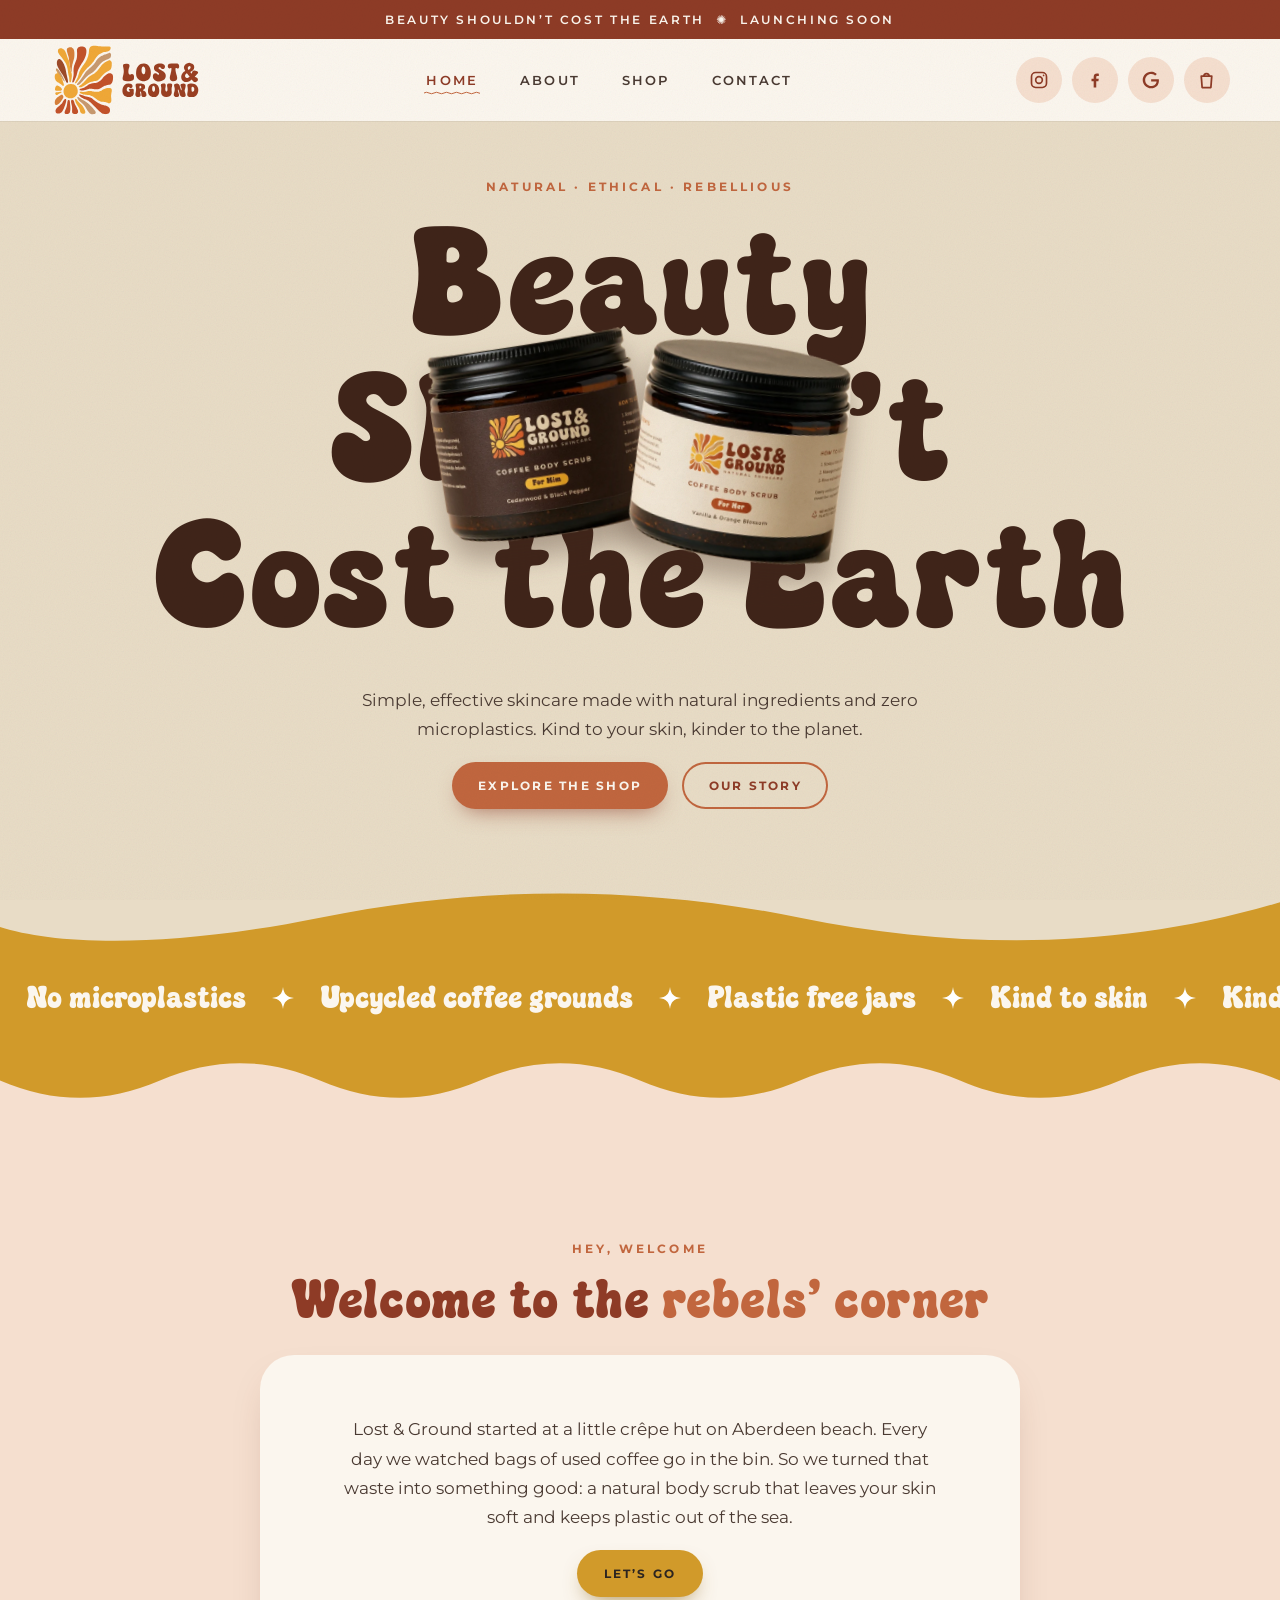
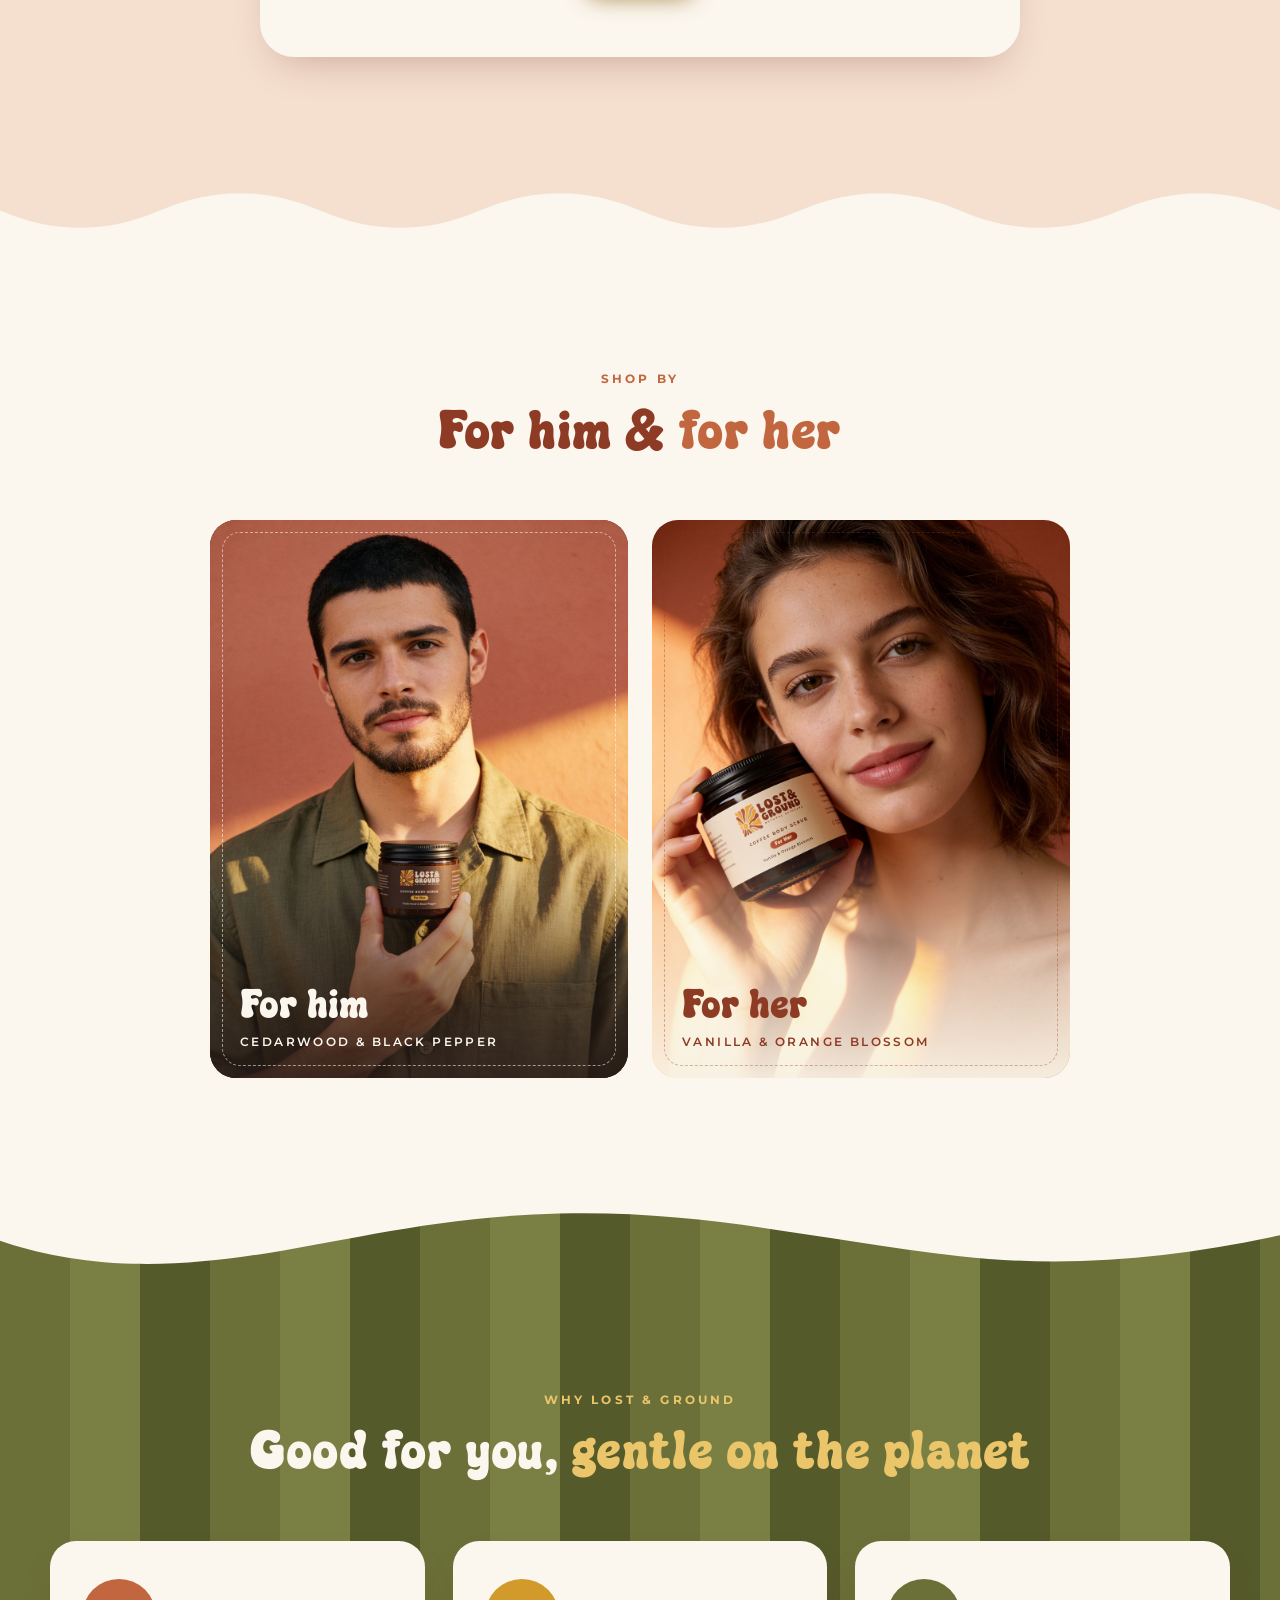
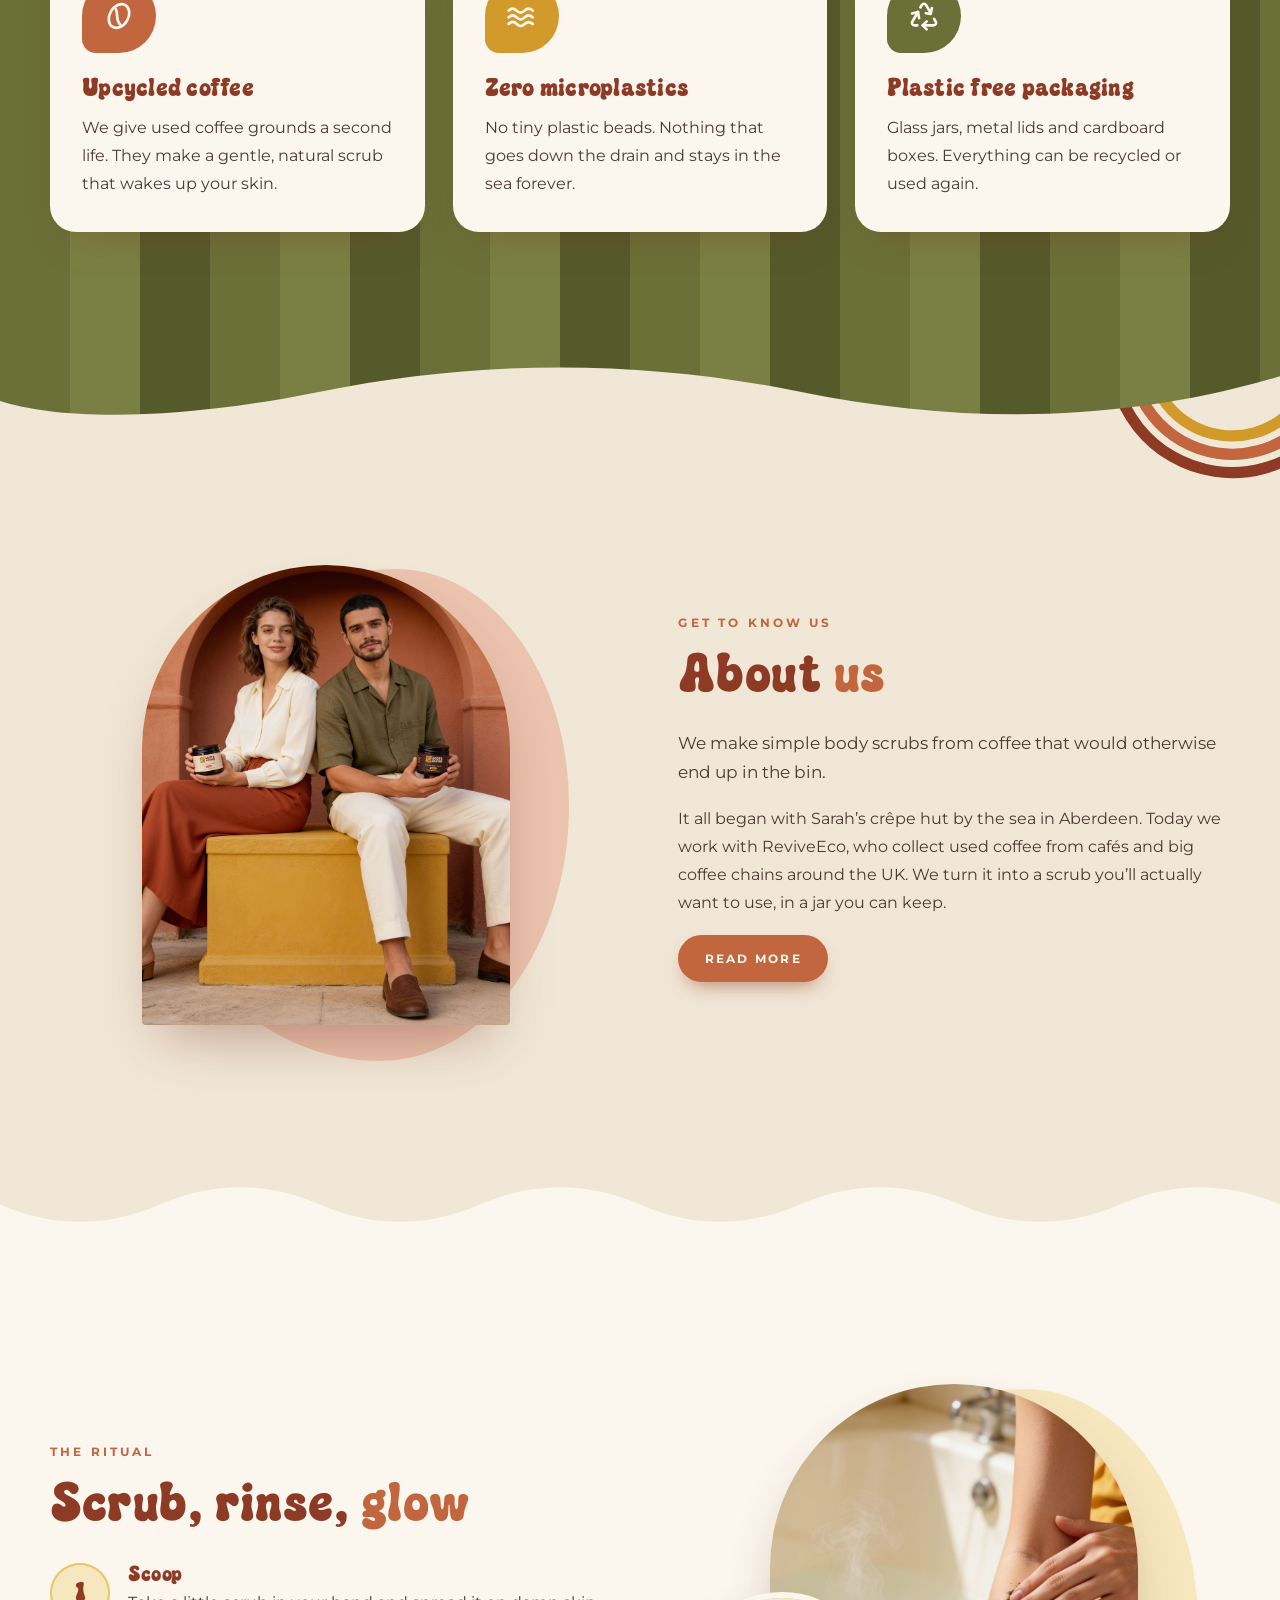
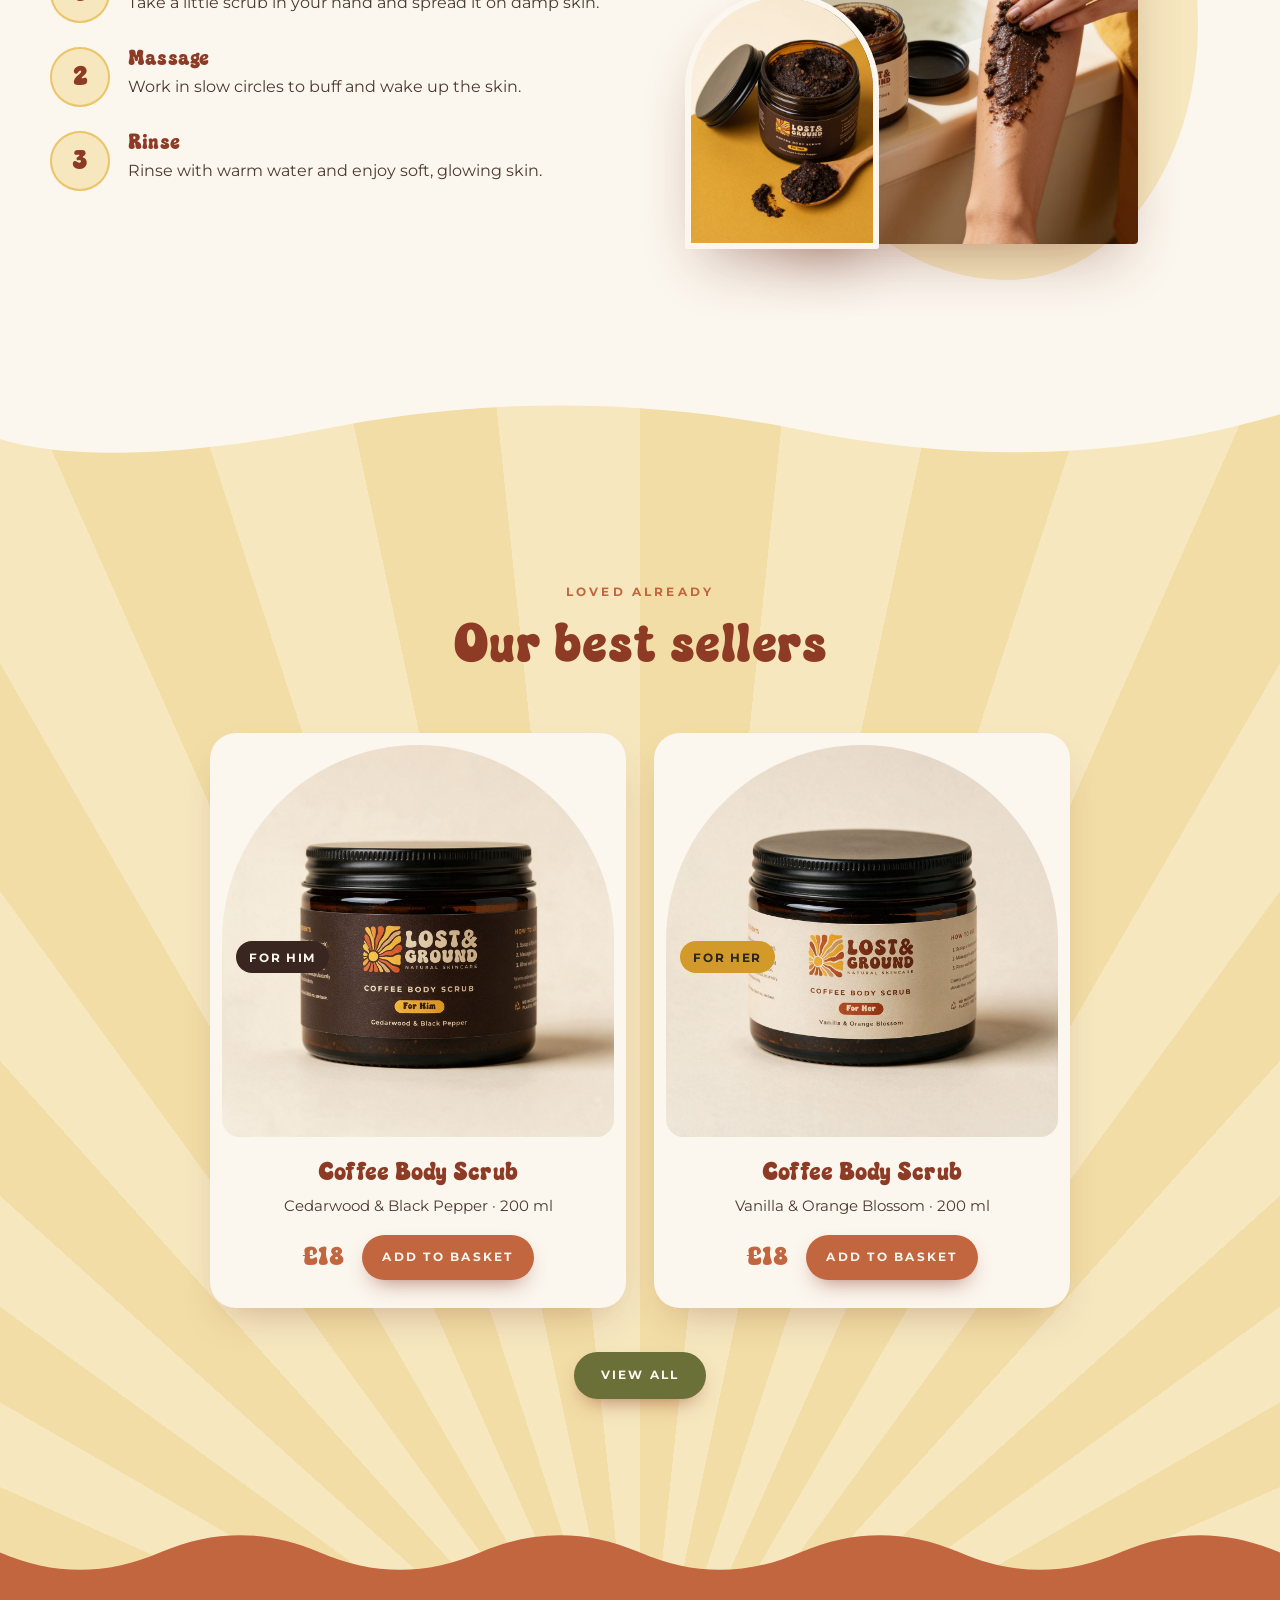
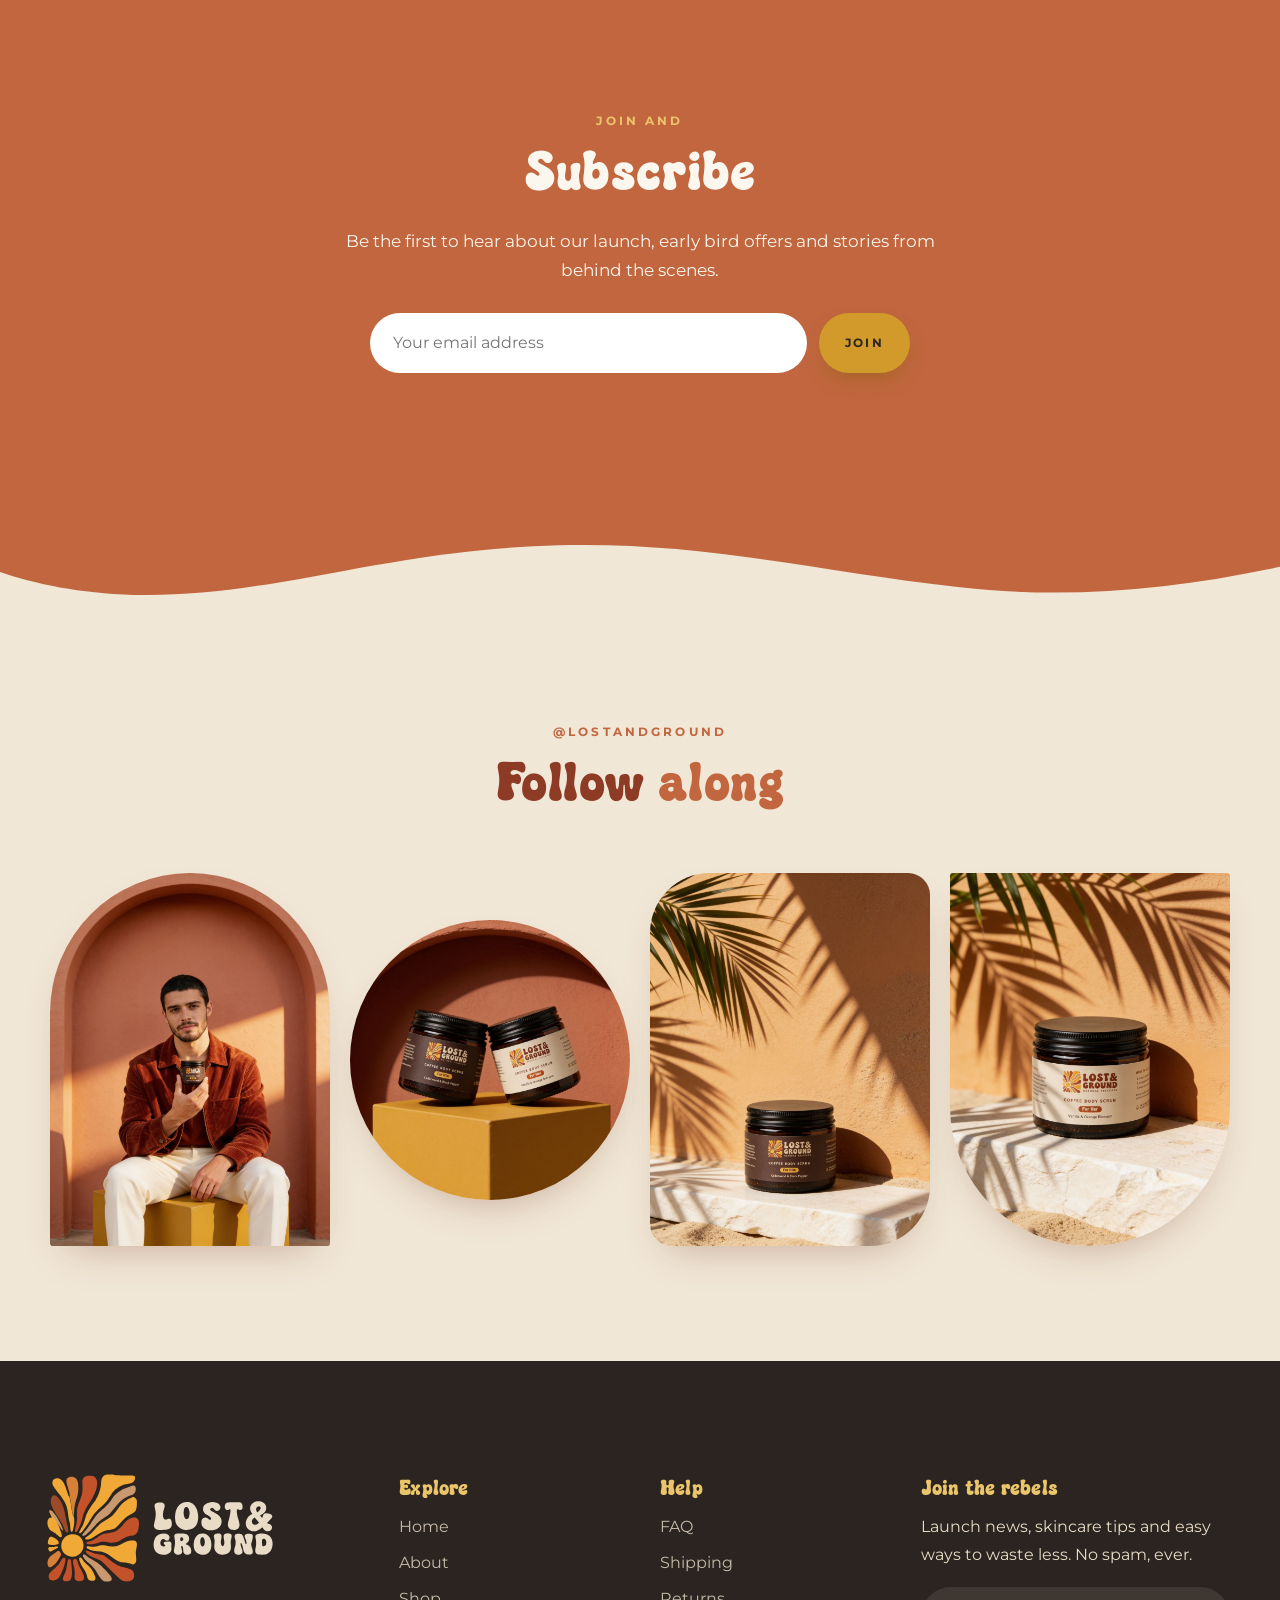
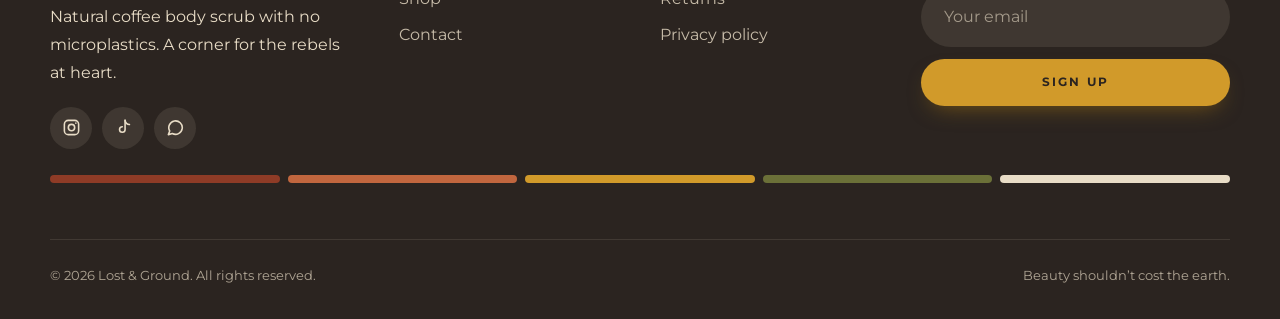
<file: root/index.html>
<!DOCTYPE html>
<!--
  Lost & Ground website: home page
  Code written with help from Claude (Anthropic).
  Shared parts on every page: announcement bar, header, footer and basket.
-->
<html lang="en">
<head>
  <meta charset="utf-8">
  <meta name="viewport" content="width=device-width, initial-scale=1">
  <title>Lost & Ground | Natural coffee body scrub</title>
  <meta name="description" content="Lost & Ground: natural coffee body scrub with no microplastics. Beauty shouldn’t cost the earth.">
  <meta name="theme-color" content="#8E3B26">
  <meta property="og:title" content="Lost & Ground | Natural coffee body scrub">
  <meta property="og:description" content="Lost & Ground: natural coffee body scrub with no microplastics. Beauty shouldn’t cost the earth.">
  <meta property="og:image" content="assets/img/duo-jars-arch.jpg">
  <link rel="icon" type="image/svg+xml" href="assets/logo/symbol.svg">
  <link rel="apple-touch-icon" href="assets/logo/apple-touch-icon.png">
  <link rel="preconnect" href="https://fonts.googleapis.com">
  <link rel="preconnect" href="https://fonts.gstatic.com" crossorigin>
  <link href="https://fonts.googleapis.com/css2?family=Montserrat:wght@400;500;600;700&display=swap" rel="stylesheet">
  <link rel="preload" href="assets/fonts/bultik.ttf" as="font" type="font/ttf" crossorigin>
  <link rel="stylesheet" href="css/style.css">
  <script>document.documentElement.classList.add("js");</script>
</head>
<body>
  <!-- =============== SKIP LINK (for keyboard and screen reader users) =============== -->
  <a class="visually-hidden" href="#main">Skip to content</a>
  <!-- =============== ANNOUNCEMENT BAR (thin strip at the very top) =============== -->
  <div class="announce">Beauty shouldn’t cost the earth<span class="announce__extra"> &nbsp;✺&nbsp; Launching soon</span></div>
  <!-- =============== HEADER: logo, menu links, social icons and basket =============== -->
  <header class="site-header">
    <nav class="nav container" aria-label="Main">
      <a class="nav__logo" href="index.html"><img src="assets/logo/logo-horizontal.svg" alt="Lost &amp; Ground" width="667" height="340"></a>
      <!-- Menu links (on phones this becomes the drop-down menu) -->
      <ul class="nav__links" id="nav-links">
        <li><a href="index.html" aria-current="page">Home</a></li>
        <li><a href="about.html">About</a></li>
        <li><a href="shop.html">Shop</a></li>
        <li><a href="contact.html">Contact</a></li>
        <li class="nav__social">
          <a class="icon-btn social-btn" href="https://www.instagram.com/lostandground" aria-label="Lost &amp; Ground on Instagram"><svg viewBox="0 0 24 24" fill="none" stroke="currentColor" stroke-width="2" aria-hidden="true"><rect x="3" y="3" width="18" height="18" rx="5"/><circle cx="12" cy="12" r="4"/><circle cx="17.5" cy="6.5" r="1" fill="currentColor" stroke="none"/></svg></a>
          <a class="icon-btn social-btn" href="https://www.facebook.com/lostandground" aria-label="Lost &amp; Ground on Facebook"><svg viewBox="0 0 24 24" fill="currentColor" aria-hidden="true"><path d="M13.5 21v-7.5h2.6l.4-3h-3V8.6c0-.9.3-1.5 1.5-1.5h1.6V4.4c-.3 0-1.2-.1-2.3-.1-2.3 0-3.9 1.4-3.9 4V10.5H7.8v3h2.6V21h3.1Z"/></svg></a>
          <a class="icon-btn social-btn" href="https://g.page/lostandground" aria-label="Lost &amp; Ground on Google"><svg viewBox="0 0 24 24" fill="currentColor" aria-hidden="true"><path d="M21.35 11.1h-9.17v2.73h6.51c-.33 3.81-3.5 5.44-6.5 5.44C8.36 19.27 5 16.25 5 12c0-4.1 3.2-7.27 7.2-7.27 3.09 0 4.9 1.97 4.9 1.97L19 4.72S16.56 2 12.1 2C6.42 2 2.03 6.8 2.03 12c0 5.05 4.13 10 10.22 10 5.35 0 9.25-3.67 9.25-9.09 0-1.15-.15-1.81-.15-1.81Z"/></svg></a>
        </li>
      </ul>
      <!-- Icons on the right: Instagram, Facebook, Google, basket and menu button -->
      <div class="nav__actions">
        <a class="icon-btn social-btn" href="https://www.instagram.com/lostandground" aria-label="Lost &amp; Ground on Instagram"><svg viewBox="0 0 24 24" fill="none" stroke="currentColor" stroke-width="2" aria-hidden="true"><rect x="3" y="3" width="18" height="18" rx="5"/><circle cx="12" cy="12" r="4"/><circle cx="17.5" cy="6.5" r="1" fill="currentColor" stroke="none"/></svg></a>
        <a class="icon-btn social-btn" href="https://www.facebook.com/lostandground" aria-label="Lost &amp; Ground on Facebook"><svg viewBox="0 0 24 24" fill="currentColor" aria-hidden="true"><path d="M13.5 21v-7.5h2.6l.4-3h-3V8.6c0-.9.3-1.5 1.5-1.5h1.6V4.4c-.3 0-1.2-.1-2.3-.1-2.3 0-3.9 1.4-3.9 4V10.5H7.8v3h2.6V21h3.1Z"/></svg></a>
        <a class="icon-btn social-btn" href="https://g.page/lostandground" aria-label="Lost &amp; Ground on Google"><svg viewBox="0 0 24 24" fill="currentColor" aria-hidden="true"><path d="M21.35 11.1h-9.17v2.73h6.51c-.33 3.81-3.5 5.44-6.5 5.44C8.36 19.27 5 16.25 5 12c0-4.1 3.2-7.27 7.2-7.27 3.09 0 4.9 1.97 4.9 1.97L19 4.72S16.56 2 12.1 2C6.42 2 2.03 6.8 2.03 12c0 5.05 4.13 10 10.22 10 5.35 0 9.25-3.67 9.25-9.09 0-1.15-.15-1.81-.15-1.81Z"/></svg></a>
        <button class="icon-btn cart-btn" type="button" aria-label="Open basket"><svg viewBox="0 0 24 24" fill="none" stroke="currentColor" stroke-width="2" stroke-linecap="round" stroke-linejoin="round" aria-hidden="true"><path d="M6 7h12l-1 13H7L6 7Z"/><path d="M9 7a3 3 0 0 1 6 0"/></svg><span class="cart-count" data-count="0">0</span></button>
        <button class="icon-btn menu-btn" type="button" aria-label="Menu" aria-expanded="false" aria-controls="nav-links"><span></span></button>
      </div>
    </nav>
  </header>

  <!-- =============== HOME PAGE: MAIN CONTENT =============== -->
  <main id="main">

    <!-- ===== 1. HERO: big headline with two swaying jars (for him / for her) ===== -->
    <section class="section hero--jar wave wave--double">
      <div class="container hero__content text-center">
        <span class="eyebrow reveal">Natural · Ethical · Rebellious</span>
        <div class="hero__stage">
          <h1 class="hero__title">
            <span>Beauty</span>
            <span>Shouldn’t</span>
            <span>Cost the Earth</span>
          </h1>
          <div class="hero__jar">
            <img class="hero__jar-him" src="assets/img/jar-hero-him.webp" alt="Lost &amp; Ground coffee body scrub for him" width="520" height="492" fetchpriority="high">
            <img class="hero__jar-her" src="assets/img/jar-hero-her.webp" alt="Lost &amp; Ground coffee body scrub for her" width="500" height="520" fetchpriority="high">
          </div>
        </div>
        <div class="reveal">
          <p class="lead">Simple, effective skincare made with natural ingredients and zero microplastics. Kind to your skin, kinder to the planet.</p>
          <div class="btn-row">
            <a class="btn" href="shop.html">Explore the shop</a>
            <a class="btn btn--ghost" href="about.html">Our story</a>
          </div>
        </div>
      </div>
    </section>


    <!-- ===== 2. TICKER: moving strip with short brand promises ===== -->
    <div class="ticker wave wave--ripple" aria-hidden="true">
      <div class="ticker__track"><span>No microplastics</span><img src="assets/deco/sparkle.svg" alt=""><span>Upcycled coffee grounds</span><img src="assets/deco/sparkle.svg" alt=""><span>Plastic free jars</span><img src="assets/deco/sparkle.svg" alt=""><span>Kind to skin</span><img src="assets/deco/sparkle.svg" alt=""><span>Kind to the sea</span><img src="assets/deco/sparkle.svg" alt=""><span>Made for rebels</span><img src="assets/deco/sparkle.svg" alt=""><span>No microplastics</span><img src="assets/deco/sparkle.svg" alt=""><span>Upcycled coffee grounds</span><img src="assets/deco/sparkle.svg" alt=""><span>Plastic free jars</span><img src="assets/deco/sparkle.svg" alt=""><span>Kind to skin</span><img src="assets/deco/sparkle.svg" alt=""><span>Kind to the sea</span><img src="assets/deco/sparkle.svg" alt=""><span>Made for rebels</span><img src="assets/deco/sparkle.svg" alt=""></div>
    </div>


    <!-- ===== 3. WELCOME: short intro to the brand ===== -->
    <section class="section bg-peach wave wave--ripple">
      <div class="container narrow text-center reveal">
        <span class="eyebrow">Hey, welcome</span>
        <h2>Welcome to the <span class="accent">rebels’ corner</span></h2>
        <div class="panel">
          <p class="lead" style="margin-inline:auto">Lost &amp; Ground started at a little crêpe hut on Aberdeen beach. Every day we watched bags of used coffee go in the bin. So we turned that waste into something good: a natural body scrub that leaves your skin soft and keeps plastic out of the sea.</p>
          <a class="btn btn--mustard" href="about.html">Let’s go</a>
        </div>
      </div>
    </section>


    <!-- ===== 4. FOR HIM / FOR HER: two tiles that open the shop with a filter ===== -->
    <section class="section bg-cream wave">
      <div class="container">
        <div class="section-head text-center reveal">
          <span class="eyebrow">Shop by</span>
          <h2>For him &amp; <span class="accent">for her</span></h2>
        </div>
        <div class="tiles-2">
          <a class="tile tile--him reveal" href="shop.html#him"><img src="assets/img/man-portrait.jpg" alt="" loading="lazy"><span>For him<small>Cedarwood &amp; black pepper</small></span></a>
          <a class="tile tile--her reveal" href="shop.html#her"><img src="assets/img/woman-portrait.jpg" alt="" loading="lazy"><span>For her<small>Vanilla &amp; orange blossom</small></span></a>
        </div>
      </div>
    </section>


    <!-- ===== 5. BENEFITS: why Lost & Ground (green striped section) ===== -->
    <section class="section bg-stripes-green on-dark wave wave--double">
      <div class="container">
        <div class="section-head text-center reveal">
          <span class="eyebrow">Why Lost &amp; Ground</span>
          <h2>Good for you, <span class="accent">gentle on the planet</span></h2>
        </div>
        <div class="grid-3">
          <div class="card reveal">
            <div class="card__icon"><svg viewBox="0 0 24 24" fill="none" stroke="currentColor" stroke-width="2" stroke-linecap="round" aria-hidden="true"><ellipse cx="12" cy="12" rx="7" ry="9.5" transform="rotate(30 12 12)"/><path d="M8.5 5.5c4 3 0 9 4.5 13"/></svg></div>
            <h3>Upcycled coffee</h3>
            <p>We give used coffee grounds a second life. They make a gentle, natural scrub that wakes up your skin.</p>
          </div>
          <div class="card reveal">
            <div class="card__icon card__icon--mustard"><svg viewBox="0 0 24 24" fill="none" stroke="currentColor" stroke-width="2" stroke-linecap="round" aria-hidden="true"><path d="M2 8c2-2 4-2 6 0s4 2 6 0 4-2 6 0"/><path d="M2 13c2-2 4-2 6 0s4 2 6 0 4-2 6 0"/><path d="M2 18c2-2 4-2 6 0s4 2 6 0 4-2 6 0"/></svg></div>
            <h3>Zero microplastics</h3>
            <p>No tiny plastic beads. Nothing that goes down the drain and stays in the sea forever.</p>
          </div>
          <div class="card reveal">
            <div class="card__icon card__icon--olive"><svg viewBox="0 0 24 24" fill="none" stroke="currentColor" stroke-width="2" stroke-linecap="round" stroke-linejoin="round" aria-hidden="true"><path d="M7 19H4.8a1.8 1.8 0 0 1-1.6-2.7L7.5 9"/><path d="M11 19h8.2a1.8 1.8 0 0 0 1.6-2.7l-1.2-2.1"/><path d="m14 16-3 3 3 3"/><path d="M8.3 13.6 7.5 9 3 10.1"/><path d="m9.3 5.6 1.1-1.9a1.8 1.8 0 0 1 3.1 0l3.4 5.9"/><path d="m13.4 9.9 3.6.6.9-4.4"/></svg></div>
            <h3>Plastic free packaging</h3>
            <p>Glass jars, metal lids and cardboard boxes. Everything can be recycled or used again.</p>
          </div>
        </div>
      </div>
    </section>


    <!-- ===== 6. ABOUT TEASER: short story with photo and link to About ===== -->
    <section class="section bg-sand wave wave--ripple">
      <img class="deco deco--rainbow-tr" src="assets/deco/rainbow.svg" alt="">
      <div class="container grid-2">
        <div class="arch-wrap reveal" style="--blob: var(--blush)">
          <div class="arch"><img src="assets/img/couple-arch.jpg" alt="A woman and a man holding Lost &amp; Ground coffee scrub jars" loading="lazy"></div>
        </div>
        <div class="reveal">
          <span class="eyebrow">Get to know us</span>
          <h2>About <span class="accent">us</span></h2>
          <p class="lead">We make simple body scrubs from coffee that would otherwise end up in the bin.</p>
          <p>It all began with Sarah’s crêpe hut by the sea in Aberdeen. Today we work with ReviveEco, who collect used coffee from cafés and big coffee chains around the UK. We turn it into a scrub you’ll actually want to use, in a jar you can keep.</p>
          <a class="btn" href="about.html">Read more</a>
        </div>
      </div>
    </section>


    <!-- ===== 7. HOW TO USE: three simple steps ===== -->
    <section class="section bg-cream wave wave--double">
      <div class="container grid-2">
        <div class="reveal">
          <span class="eyebrow">The ritual</span>
          <h2>Scrub, rinse, <span class="accent">glow</span></h2>
          <div class="steps">
            <div class="step"><div><h3>Scoop</h3><p>Take a little scrub in your hand and spread it on damp skin.</p></div></div>
            <div class="step"><div><h3>Massage</h3><p>Work in slow circles to buff and wake up the skin.</p></div></div>
            <div class="step"><div><h3>Rinse</h3><p>Rinse with warm water and enjoy soft, glowing skin.</p></div></div>
          </div>
        </div>
        <div class="arch-wrap order-first-mobile reveal" style="--blob: var(--butter)">
          <div class="arch"><img src="assets/img/scrub-on-arm.jpg" alt="Coffee scrub being applied to an arm" loading="lazy"></div>
          <div class="arch arch--second"><img src="assets/img/jar-open-texture.jpg" alt="" loading="lazy"></div>
        </div>
      </div>
    </section>


    <!-- ===== 8. BEST SELLERS: one product for him and one for her ===== -->
    <section class="section bg-sunburst wave wave--ripple">
      <div class="container">
        <div class="section-head text-center reveal">
          <span class="eyebrow">Loved already</span>
          <h2>Our best sellers</h2>
        </div>
        <div class="products products--two">
          <article class="product reveal" data-gender="him">
            <div class="product__media">
              <img src="assets/img/packshot-him.jpg" alt="Coffee Body Scrub For Him in an amber glass jar" loading="lazy" width="1400" height="1400">
              <span class="product__tag product__tag--him">For Him</span>
            </div>
            <div class="product__body">
              <h3>Coffee Body Scrub</h3>
              <p>Cedarwood &amp; Black Pepper · 200 ml</p>
              <div class="product__foot">
                <span class="price">£18</span>
                <button class="btn" type="button" data-add="him" data-name="Coffee Body Scrub For Him" data-price="18.00" data-img="assets/img/packshot-him.jpg">Add to basket</button>
              </div>
            </div>
          </article>
          <article class="product reveal" data-gender="her">
            <div class="product__media">
              <img src="assets/img/packshot-her.jpg" alt="Coffee Body Scrub For Her in an amber glass jar" loading="lazy" width="1400" height="1400">
              <span class="product__tag">For Her</span>
            </div>
            <div class="product__body">
              <h3>Coffee Body Scrub</h3>
              <p>Vanilla &amp; Orange Blossom · 200 ml</p>
              <div class="product__foot">
                <span class="price">£18</span>
                <button class="btn" type="button" data-add="her" data-name="Coffee Body Scrub For Her" data-price="18.00" data-img="assets/img/packshot-her.jpg">Add to basket</button>
              </div>
            </div>
          </article>
        </div>
        <div class="text-center" style="margin-top:44px"><a class="btn btn--olive" href="shop.html">View all</a></div>
      </div>
    </section>


    <!-- ===== 9. NEWSLETTER: email sign up ===== -->
    <section class="section bg-terra on-dark wave">
      <div class="container text-center reveal">
        <span class="eyebrow">Join and</span>
        <h2>Subscribe</h2>
        <p class="lead">Be the first to hear about our launch, early bird offers and stories from behind the scenes.</p>
        <form class="inline-form" data-form="newsletter">
          <label class="visually-hidden" for="home-email">Email address</label>
          <input id="home-email" type="email" name="email" placeholder="Your email address" required>
          <button class="btn btn--mustard" type="submit">Join</button>
        </form>
        <p class="form-note" aria-live="polite"></p>
      </div>
    </section>


    <!-- ===== 10. INSTAGRAM GALLERY: four photos ===== -->
    <section class="section bg-sand">
      <div class="container">
        <div class="section-head text-center reveal">
          <span class="eyebrow">@lostandground</span>
          <h2>Follow <span class="accent">along</span></h2>
        </div>
        <div class="gallery reveal">
          <figure><img src="assets/img/man-arch.jpg" alt="Man sitting with the scrub jar" loading="lazy"></figure>
          <figure><img src="assets/img/duo-jars-arch.jpg" alt="The For Him and For Her jars side by side" loading="lazy"></figure>
          <figure><img src="assets/img/jar-him-palm-shadow.jpg" alt="For Him jar in the sun" loading="lazy"></figure>
          <figure><img src="assets/img/jar-her-palm-shadow.jpg" alt="For Her jar in the sun" loading="lazy"></figure>
        </div>
      </div>
    </section>
  </main>

  <!-- =============== FOOTER: logo, links, newsletter and copyright =============== -->
  <footer class="site-footer">
    <div class="container">
      <div class="footer-grid">
        <div>
          <img src="assets/logo/logo-horizontal-reversed.svg" alt="Lost &amp; Ground" width="667" height="340">
          <p>Natural coffee body scrub with no microplastics. A corner for the rebels at heart.</p>
          <div class="socials">
            <a href="https://www.instagram.com/lostandground" aria-label="Instagram"><svg viewBox="0 0 24 24" fill="none" stroke="currentColor" stroke-width="2" aria-hidden="true"><rect x="3" y="3" width="18" height="18" rx="5"/><circle cx="12" cy="12" r="4"/><circle cx="17.5" cy="6.5" r="1" fill="currentColor" stroke="none"/></svg></a>
            <a href="https://www.tiktok.com/@lostandground" aria-label="TikTok"><svg viewBox="0 0 24 24" fill="none" stroke="currentColor" stroke-width="2" stroke-linecap="round" stroke-linejoin="round" aria-hidden="true"><path d="M14 3v11.5a3.5 3.5 0 1 1-3.5-3.5"/><path d="M14 3c.5 3 2.5 5 5.5 5.3"/></svg></a>
            <a href="https://wa.me/447700900123" aria-label="WhatsApp"><svg viewBox="0 0 24 24" fill="none" stroke="currentColor" stroke-width="2" stroke-linecap="round" stroke-linejoin="round" aria-hidden="true"><path d="M3 21l1.7-4.6A8.5 8.5 0 1 1 8 19.6L3 21Z"/></svg></a>
          </div>
        </div>
        <div>
          <h2 class="footer-title">Explore</h2>
          <ul>
            <li><a href="index.html">Home</a></li>
            <li><a href="about.html">About</a></li>
            <li><a href="shop.html">Shop</a></li>
            <li><a href="contact.html">Contact</a></li>
          </ul>
        </div>
        <div>
          <h2 class="footer-title">Help</h2>
          <ul>
            <li><a href="contact.html#faq">FAQ</a></li>
            <li><a href="contact.html#faq">Shipping</a></li>
            <li><a href="contact.html#faq">Returns</a></li>
            <li><a href="#">Privacy policy</a></li>
          </ul>
        </div>
        <div>
          <h2 class="footer-title">Join the rebels</h2>
          <p>Launch news, skincare tips and easy ways to waste less. No spam, ever.</p>
          <form class="inline-form" data-form="newsletter">
            <label class="visually-hidden" for="footer-email">Email address</label>
            <input id="footer-email" type="email" name="email" placeholder="Your email" required>
            <button class="btn btn--mustard" type="submit">Sign up</button>
          </form>
        </div>
      </div>
      <div class="footer-stripe" aria-hidden="true"><span></span><span></span><span></span><span></span><span></span></div>
      <div class="footer-bottom">
        <span>© <span data-year>2026</span> Lost &amp; Ground. All rights reserved.</span>
        <span>Beauty shouldn’t cost the earth.</span>
      </div>
    </div>
  </footer>

  <!-- =============== BASKET: dark overlay and side panel (opened by the basket icon) =============== -->
  <div class="cart-overlay"></div>
  <aside class="cart-drawer" aria-label="Basket" aria-hidden="true">
    <div class="cart-drawer__head">
      <h2>Your basket</h2>
      <button class="cart-close" type="button" aria-label="Close basket">×</button>
    </div>
    <ul class="cart-items"></ul>
    <div class="cart-drawer__foot">
      <div class="cart-total"><span>Total</span><span>£0.00</span></div>
      <button class="btn checkout-btn" type="button" disabled>Checkout</button>
    </div>
  </aside>
  <!-- Small pop-up message, e.g. "added to your basket" -->
  <div class="toast" role="status" aria-live="polite"></div>

  <!-- Site scripts (menu, basket, filters, forms) -->
  <script src="js/main.js" defer></script>
</body>
</html>
</file>
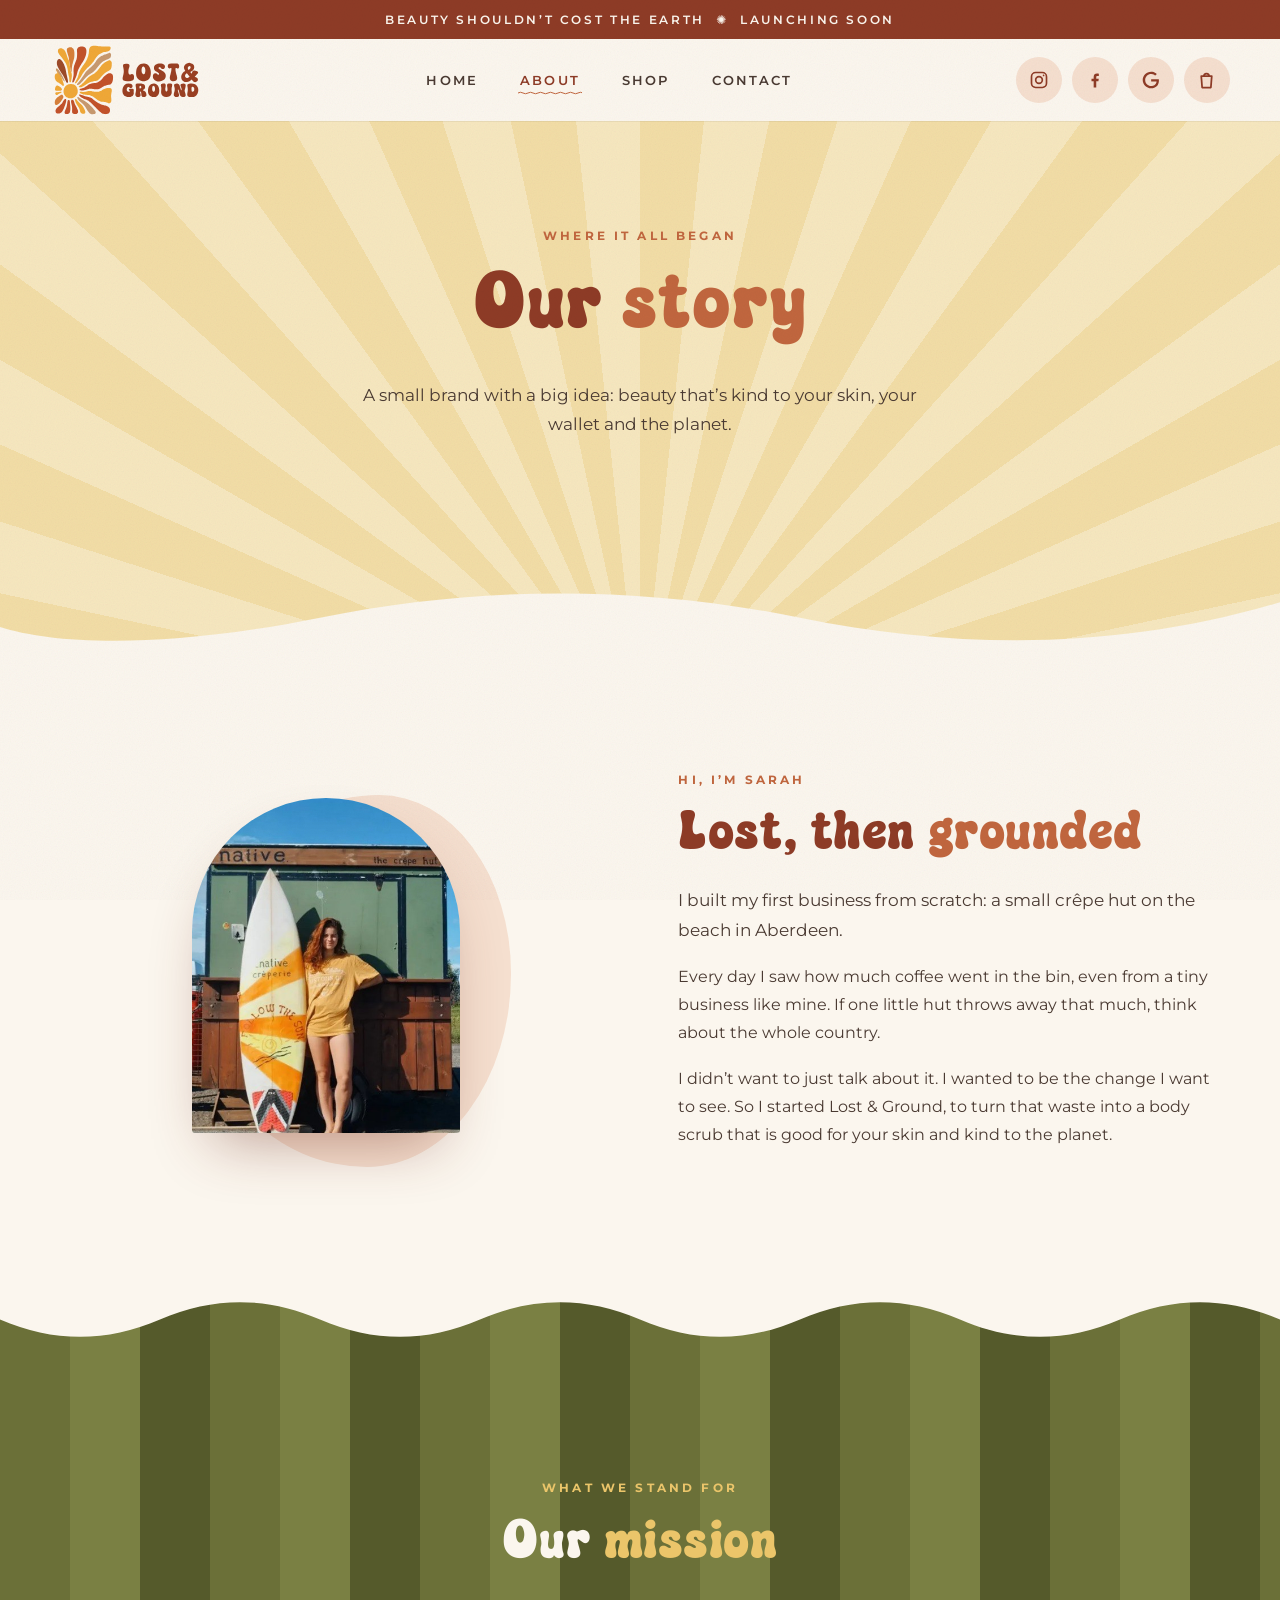
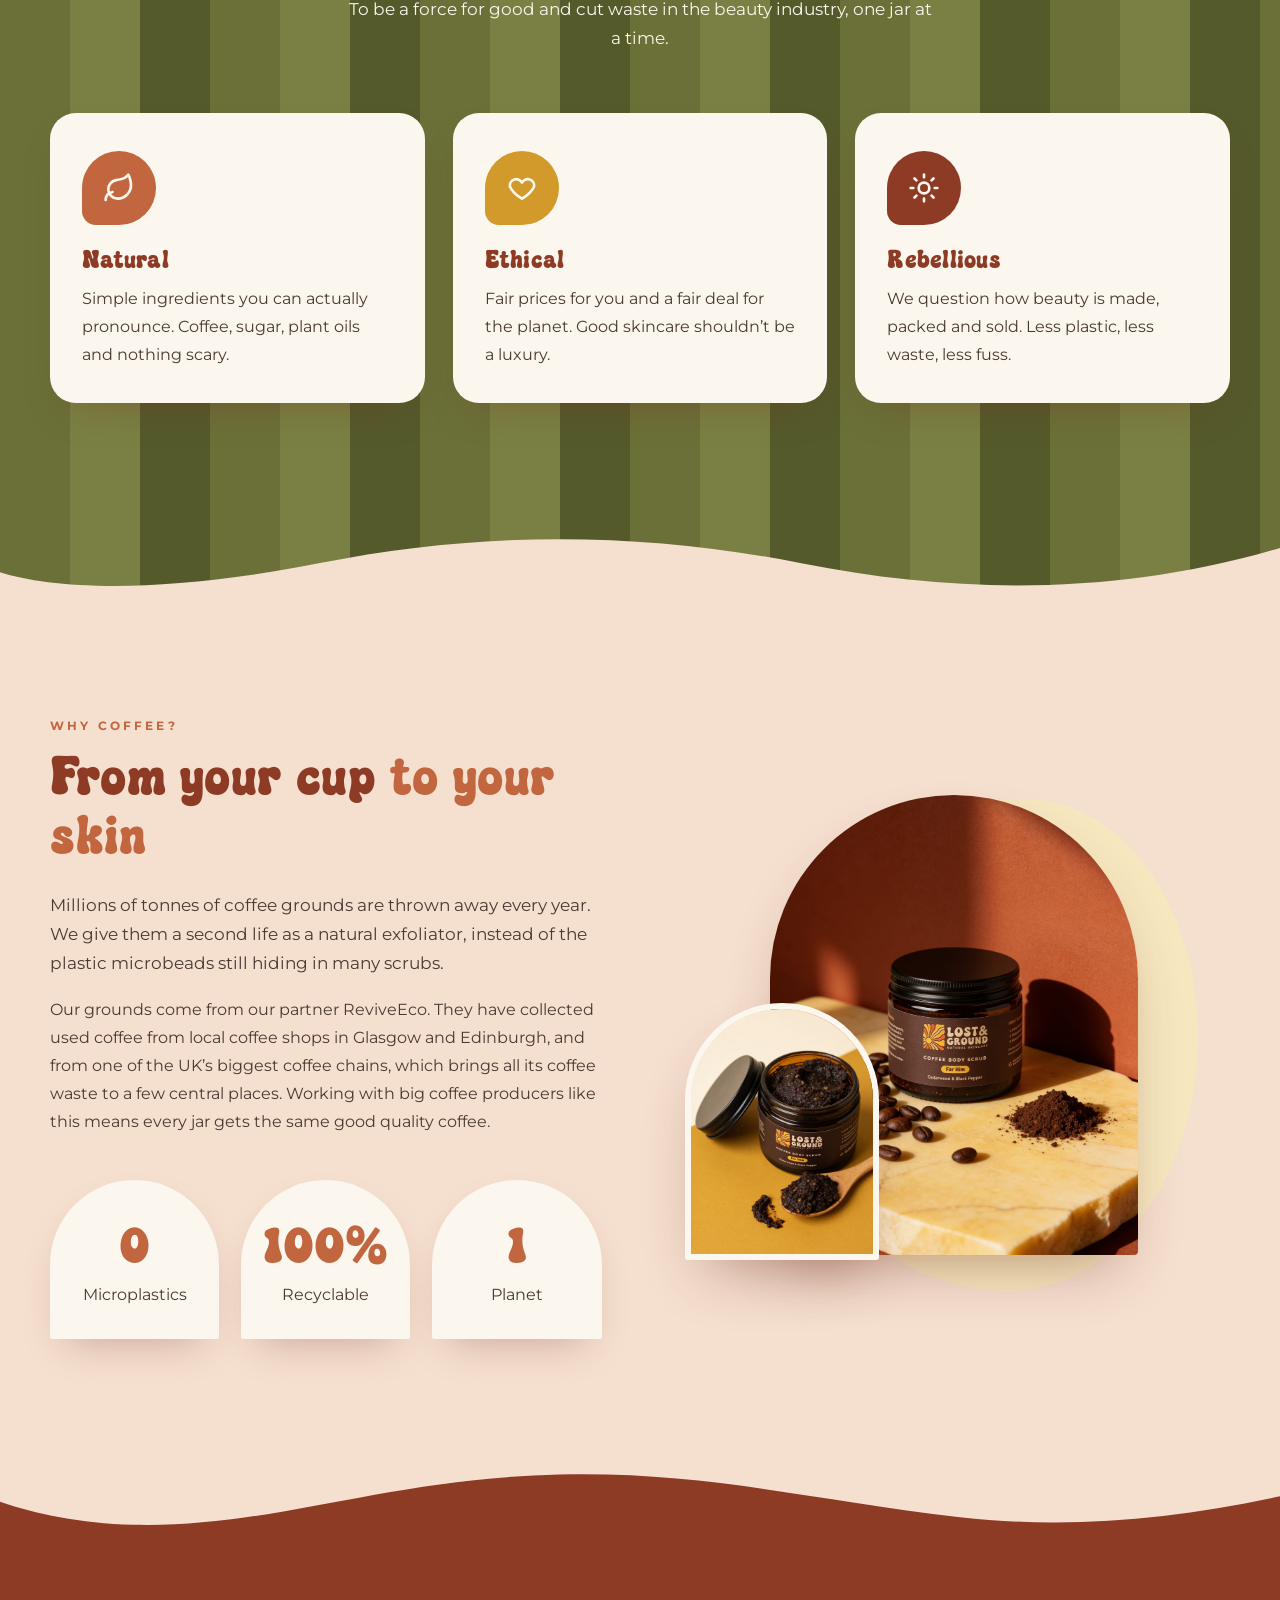
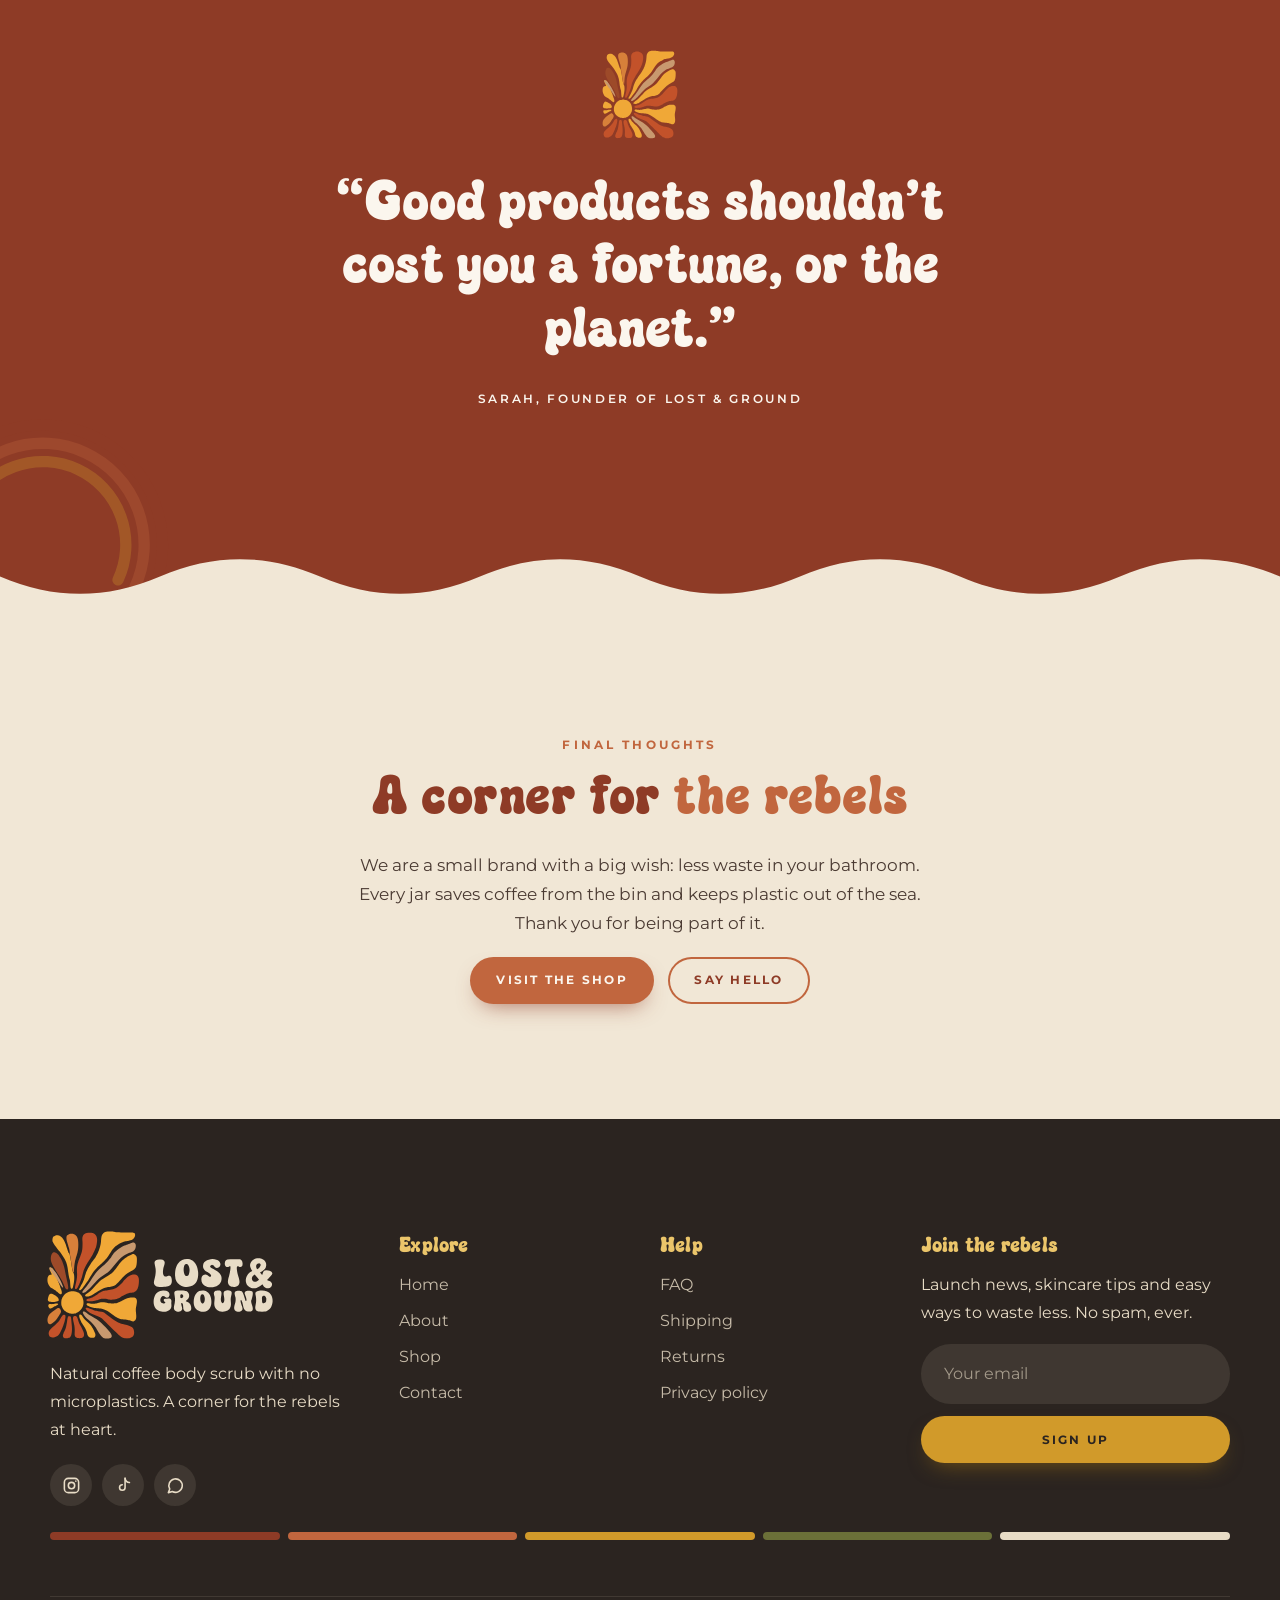
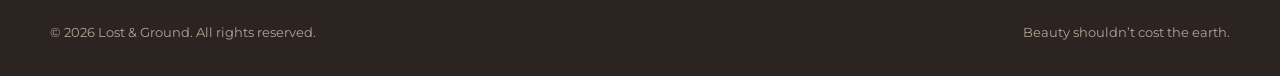
<file: root/about.html>
<!DOCTYPE html>
<!--
  Lost & Ground website: about page
  Code written with help from Claude (Anthropic).
  Shared parts on every page: announcement bar, header, footer and basket.
-->
<html lang="en">
<head>
  <meta charset="utf-8">
  <meta name="viewport" content="width=device-width, initial-scale=1">
  <title>About | Lost & Ground</title>
  <meta name="description" content="The story behind Lost &amp; Ground: how a crêpe hut on Aberdeen beach led to a coffee scrub that cuts waste.">
  <meta name="theme-color" content="#8E3B26">
  <meta property="og:title" content="About | Lost & Ground">
  <meta property="og:description" content="The story behind Lost &amp; Ground: how a crêpe hut on Aberdeen beach led to a coffee scrub that cuts waste.">
  <meta property="og:image" content="assets/img/duo-jars-arch.jpg">
  <link rel="icon" type="image/svg+xml" href="assets/logo/symbol.svg">
  <link rel="apple-touch-icon" href="assets/logo/apple-touch-icon.png">
  <link rel="preconnect" href="https://fonts.googleapis.com">
  <link rel="preconnect" href="https://fonts.gstatic.com" crossorigin>
  <link href="https://fonts.googleapis.com/css2?family=Montserrat:wght@400;500;600;700&display=swap" rel="stylesheet">
  <link rel="preload" href="assets/fonts/bultik.ttf" as="font" type="font/ttf" crossorigin>
  <link rel="stylesheet" href="css/style.css">
  <script>document.documentElement.classList.add("js");</script>
</head>
<body>
  <!-- =============== SKIP LINK (for keyboard and screen reader users) =============== -->
  <a class="visually-hidden" href="#main">Skip to content</a>
  <!-- =============== ANNOUNCEMENT BAR (thin strip at the very top) =============== -->
  <div class="announce">Beauty shouldn’t cost the earth<span class="announce__extra"> &nbsp;✺&nbsp; Launching soon</span></div>
  <!-- =============== HEADER: logo, menu links, social icons and basket =============== -->
  <header class="site-header">
    <nav class="nav container" aria-label="Main">
      <a class="nav__logo" href="index.html"><img src="assets/logo/logo-horizontal.svg" alt="Lost &amp; Ground" width="667" height="340"></a>
      <!-- Menu links (on phones this becomes the drop-down menu) -->
      <ul class="nav__links" id="nav-links">
        <li><a href="index.html">Home</a></li>
        <li><a href="about.html" aria-current="page">About</a></li>
        <li><a href="shop.html">Shop</a></li>
        <li><a href="contact.html">Contact</a></li>
        <li class="nav__social">
          <a class="icon-btn social-btn" href="https://www.instagram.com/lostandground" aria-label="Lost &amp; Ground on Instagram"><svg viewBox="0 0 24 24" fill="none" stroke="currentColor" stroke-width="2" aria-hidden="true"><rect x="3" y="3" width="18" height="18" rx="5"/><circle cx="12" cy="12" r="4"/><circle cx="17.5" cy="6.5" r="1" fill="currentColor" stroke="none"/></svg></a>
          <a class="icon-btn social-btn" href="https://www.facebook.com/lostandground" aria-label="Lost &amp; Ground on Facebook"><svg viewBox="0 0 24 24" fill="currentColor" aria-hidden="true"><path d="M13.5 21v-7.5h2.6l.4-3h-3V8.6c0-.9.3-1.5 1.5-1.5h1.6V4.4c-.3 0-1.2-.1-2.3-.1-2.3 0-3.9 1.4-3.9 4V10.5H7.8v3h2.6V21h3.1Z"/></svg></a>
          <a class="icon-btn social-btn" href="https://g.page/lostandground" aria-label="Lost &amp; Ground on Google"><svg viewBox="0 0 24 24" fill="currentColor" aria-hidden="true"><path d="M21.35 11.1h-9.17v2.73h6.51c-.33 3.81-3.5 5.44-6.5 5.44C8.36 19.27 5 16.25 5 12c0-4.1 3.2-7.27 7.2-7.27 3.09 0 4.9 1.97 4.9 1.97L19 4.72S16.56 2 12.1 2C6.42 2 2.03 6.8 2.03 12c0 5.05 4.13 10 10.22 10 5.35 0 9.25-3.67 9.25-9.09 0-1.15-.15-1.81-.15-1.81Z"/></svg></a>
        </li>
      </ul>
      <!-- Icons on the right: Instagram, Facebook, Google, basket and menu button -->
      <div class="nav__actions">
        <a class="icon-btn social-btn" href="https://www.instagram.com/lostandground" aria-label="Lost &amp; Ground on Instagram"><svg viewBox="0 0 24 24" fill="none" stroke="currentColor" stroke-width="2" aria-hidden="true"><rect x="3" y="3" width="18" height="18" rx="5"/><circle cx="12" cy="12" r="4"/><circle cx="17.5" cy="6.5" r="1" fill="currentColor" stroke="none"/></svg></a>
        <a class="icon-btn social-btn" href="https://www.facebook.com/lostandground" aria-label="Lost &amp; Ground on Facebook"><svg viewBox="0 0 24 24" fill="currentColor" aria-hidden="true"><path d="M13.5 21v-7.5h2.6l.4-3h-3V8.6c0-.9.3-1.5 1.5-1.5h1.6V4.4c-.3 0-1.2-.1-2.3-.1-2.3 0-3.9 1.4-3.9 4V10.5H7.8v3h2.6V21h3.1Z"/></svg></a>
        <a class="icon-btn social-btn" href="https://g.page/lostandground" aria-label="Lost &amp; Ground on Google"><svg viewBox="0 0 24 24" fill="currentColor" aria-hidden="true"><path d="M21.35 11.1h-9.17v2.73h6.51c-.33 3.81-3.5 5.44-6.5 5.44C8.36 19.27 5 16.25 5 12c0-4.1 3.2-7.27 7.2-7.27 3.09 0 4.9 1.97 4.9 1.97L19 4.72S16.56 2 12.1 2C6.42 2 2.03 6.8 2.03 12c0 5.05 4.13 10 10.22 10 5.35 0 9.25-3.67 9.25-9.09 0-1.15-.15-1.81-.15-1.81Z"/></svg></a>
        <button class="icon-btn cart-btn" type="button" aria-label="Open basket"><svg viewBox="0 0 24 24" fill="none" stroke="currentColor" stroke-width="2" stroke-linecap="round" stroke-linejoin="round" aria-hidden="true"><path d="M6 7h12l-1 13H7L6 7Z"/><path d="M9 7a3 3 0 0 1 6 0"/></svg><span class="cart-count" data-count="0">0</span></button>
        <button class="icon-btn menu-btn" type="button" aria-label="Menu" aria-expanded="false" aria-controls="nav-links"><span></span></button>
      </div>
    </nav>
  </header>

  <!-- =============== ABOUT PAGE: MAIN CONTENT =============== -->
  <main id="main">

    <!-- ===== 1. PAGE HEADER: title of the page ===== -->
    <section class="section page-hero bg-sunburst wave wave--double">
      <div class="container reveal">
        <span class="eyebrow">Where it all began</span>
        <h1>Our <span class="accent">story</span></h1>
        <p class="lead">A small brand with a big idea: beauty that’s kind to your skin, your wallet and the planet.</p>
      </div>
    </section>


    <!-- ===== 2. FOUNDER STORY: Sarah and the crepe hut ===== -->
    <section class="section bg-cream wave wave--ripple">
      <div class="container grid-2">
        <div class="arch-wrap arch-wrap--founder reveal" style="--blob: var(--peach)">
          <div class="arch"><img src="assets/img/sarah-founder.jpg" alt="Sarah, founder of Lost &amp; Ground, with a surfboard in front of her crêpe hut" loading="lazy"></div>
        </div>
        <div class="reveal">
          <span class="eyebrow">Hi, I’m Sarah</span>
          <h2>Lost, then <span class="accent">grounded</span></h2>
          <p class="lead">I built my first business from scratch: a small crêpe hut on the beach in Aberdeen.</p>
          <p>Every day I saw how much coffee went in the bin, even from a tiny business like mine. If one little hut throws away that much, think about the whole country.</p>
          <p>I didn’t want to just talk about it. I wanted to be the change I want to see. So I started Lost &amp; Ground, to turn that waste into a body scrub that is good for your skin and kind to the planet.</p>
        </div>
      </div>
    </section>


    <!-- ===== 3. MISSION: our three values ===== -->
    <section class="section bg-stripes-green on-dark wave wave--double">
      <div class="container">
        <div class="section-head text-center reveal">
          <span class="eyebrow">What we stand for</span>
          <h2>Our <span class="accent">mission</span></h2>
          <p class="lead" style="margin-inline:auto">To be a force for good and cut waste in the beauty industry, one jar at a time.</p>
        </div>
        <div class="grid-3">
          <div class="card reveal">
            <div class="card__icon"><svg viewBox="0 0 24 24" fill="none" stroke="currentColor" stroke-width="2" stroke-linecap="round" stroke-linejoin="round" aria-hidden="true"><path d="M11 20A7 7 0 0 1 9.8 6.1C15.5 5 17 4.5 19 2c1 2 2 4.2 2 8 0 5.5-4.8 10-10 10Z"/><path d="M2 21c0-3 1.9-5.4 5.2-6"/></svg></div>
            <h3>Natural</h3>
            <p>Simple ingredients you can actually pronounce. Coffee, sugar, plant oils and nothing scary.</p>
          </div>
          <div class="card reveal">
            <div class="card__icon card__icon--mustard"><svg viewBox="0 0 24 24" fill="none" stroke="currentColor" stroke-width="2" stroke-linejoin="round" aria-hidden="true"><path d="M12 20s-7-4.4-9-9a4.8 4.8 0 0 1 9-3 4.8 4.8 0 0 1 9 3c-2 4.6-9 9-9 9Z"/></svg></div>
            <h3>Ethical</h3>
            <p>Fair prices for you and a fair deal for the planet. Good skincare shouldn’t be a luxury.</p>
          </div>
          <div class="card reveal">
            <div class="card__icon card__icon--rust"><svg viewBox="0 0 24 24" fill="none" stroke="currentColor" stroke-width="2" stroke-linecap="round" aria-hidden="true"><circle cx="12" cy="12" r="4"/><path d="M12 2v2M12 20v2M4.9 4.9l1.4 1.4M17.7 17.7l1.4 1.4M2 12h2M20 12h2M4.9 19.1l1.4-1.4M17.7 6.3l1.4-1.4"/></svg></div>
            <h3>Rebellious</h3>
            <p>We question how beauty is made, packed and sold. Less plastic, less waste, less fuss.</p>
          </div>
        </div>
      </div>
    </section>


    <!-- ===== 4. WHY COFFEE: where the coffee grounds come from (ReviveEco) and key numbers ===== -->
    <section class="section bg-peach wave">
      <div class="container grid-2">
        <div class="reveal">
          <span class="eyebrow">Why coffee?</span>
          <h2>From your cup <span class="accent">to your skin</span></h2>
          <p class="lead">Millions of tonnes of coffee grounds are thrown away every year. We give them a second life as a natural exfoliator, instead of the plastic microbeads still hiding in many scrubs.</p>
          <p>Our grounds come from our partner ReviveEco. They have collected used coffee from local coffee shops in Glasgow and Edinburgh, and from one of the UK’s biggest coffee chains, which brings all its coffee waste to a few central places. Working with big coffee producers like this means every jar gets the same good quality coffee.</p>
          <div class="stat-row">
            <div class="stat"><b>0</b>Microplastics</div>
            <div class="stat"><b>100%</b>Recyclable</div>
            <div class="stat"><b>1</b>Planet</div>
          </div>
        </div>
        <div class="arch-wrap order-first-mobile reveal" style="--blob: var(--butter)">
          <div class="arch"><img src="assets/img/jar-coffee-beans.jpg" alt="Jar with roasted coffee beans and ground coffee" loading="lazy"></div>
          <div class="arch arch--second"><img src="assets/img/jar-open-texture.jpg" alt="" loading="lazy"></div>
        </div>
      </div>
    </section>


    <!-- ===== 5. QUOTE: words from the founder ===== -->
    <section class="section bg-rust on-dark wave wave--ripple">
      <img class="deco deco--rainbow-bl" src="assets/deco/rainbow.svg" alt="" style="opacity:.3">
      <div class="container text-center reveal">
        <img class="sun-deco" src="assets/logo/symbol-reversed.svg" alt="">
        <p class="quote">“Good products shouldn’t cost you a fortune, or the planet.”</p>
        <p class="quote-cite">Sarah, founder of Lost &amp; Ground</p>
      </div>
    </section>


    <!-- ===== 6. CLOSING: final message and links ===== -->
    <section class="section bg-sand">
      <div class="container narrow text-center reveal">
        <span class="eyebrow">Final thoughts</span>
        <h2>A corner for <span class="accent">the rebels</span></h2>
        <p class="lead" style="margin-inline:auto">We are a small brand with a big wish: less waste in your bathroom. Every jar saves coffee from the bin and keeps plastic out of the sea. Thank you for being part of it.</p>
        <div class="btn-row">
          <a class="btn" href="shop.html">Visit the shop</a>
          <a class="btn btn--ghost" href="contact.html">Say hello</a>
        </div>
      </div>
    </section>
  </main>

  <!-- =============== FOOTER: logo, links, newsletter and copyright =============== -->
  <footer class="site-footer">
    <div class="container">
      <div class="footer-grid">
        <div>
          <img src="assets/logo/logo-horizontal-reversed.svg" alt="Lost &amp; Ground" width="667" height="340">
          <p>Natural coffee body scrub with no microplastics. A corner for the rebels at heart.</p>
          <div class="socials">
            <a href="https://www.instagram.com/lostandground" aria-label="Instagram"><svg viewBox="0 0 24 24" fill="none" stroke="currentColor" stroke-width="2" aria-hidden="true"><rect x="3" y="3" width="18" height="18" rx="5"/><circle cx="12" cy="12" r="4"/><circle cx="17.5" cy="6.5" r="1" fill="currentColor" stroke="none"/></svg></a>
            <a href="https://www.tiktok.com/@lostandground" aria-label="TikTok"><svg viewBox="0 0 24 24" fill="none" stroke="currentColor" stroke-width="2" stroke-linecap="round" stroke-linejoin="round" aria-hidden="true"><path d="M14 3v11.5a3.5 3.5 0 1 1-3.5-3.5"/><path d="M14 3c.5 3 2.5 5 5.5 5.3"/></svg></a>
            <a href="https://wa.me/447700900123" aria-label="WhatsApp"><svg viewBox="0 0 24 24" fill="none" stroke="currentColor" stroke-width="2" stroke-linecap="round" stroke-linejoin="round" aria-hidden="true"><path d="M3 21l1.7-4.6A8.5 8.5 0 1 1 8 19.6L3 21Z"/></svg></a>
          </div>
        </div>
        <div>
          <h2 class="footer-title">Explore</h2>
          <ul>
            <li><a href="index.html">Home</a></li>
            <li><a href="about.html">About</a></li>
            <li><a href="shop.html">Shop</a></li>
            <li><a href="contact.html">Contact</a></li>
          </ul>
        </div>
        <div>
          <h2 class="footer-title">Help</h2>
          <ul>
            <li><a href="contact.html#faq">FAQ</a></li>
            <li><a href="contact.html#faq">Shipping</a></li>
            <li><a href="contact.html#faq">Returns</a></li>
            <li><a href="#">Privacy policy</a></li>
          </ul>
        </div>
        <div>
          <h2 class="footer-title">Join the rebels</h2>
          <p>Launch news, skincare tips and easy ways to waste less. No spam, ever.</p>
          <form class="inline-form" data-form="newsletter">
            <label class="visually-hidden" for="footer-email">Email address</label>
            <input id="footer-email" type="email" name="email" placeholder="Your email" required>
            <button class="btn btn--mustard" type="submit">Sign up</button>
          </form>
        </div>
      </div>
      <div class="footer-stripe" aria-hidden="true"><span></span><span></span><span></span><span></span><span></span></div>
      <div class="footer-bottom">
        <span>© <span data-year>2026</span> Lost &amp; Ground. All rights reserved.</span>
        <span>Beauty shouldn’t cost the earth.</span>
      </div>
    </div>
  </footer>

  <!-- =============== BASKET: dark overlay and side panel (opened by the basket icon) =============== -->
  <div class="cart-overlay"></div>
  <aside class="cart-drawer" aria-label="Basket" aria-hidden="true">
    <div class="cart-drawer__head">
      <h2>Your basket</h2>
      <button class="cart-close" type="button" aria-label="Close basket">×</button>
    </div>
    <ul class="cart-items"></ul>
    <div class="cart-drawer__foot">
      <div class="cart-total"><span>Total</span><span>£0.00</span></div>
      <button class="btn checkout-btn" type="button" disabled>Checkout</button>
    </div>
  </aside>
  <!-- Small pop-up message, e.g. "added to your basket" -->
  <div class="toast" role="status" aria-live="polite"></div>

  <!-- Site scripts (menu, basket, filters, forms) -->
  <script src="js/main.js" defer></script>
</body>
</html>
</file>
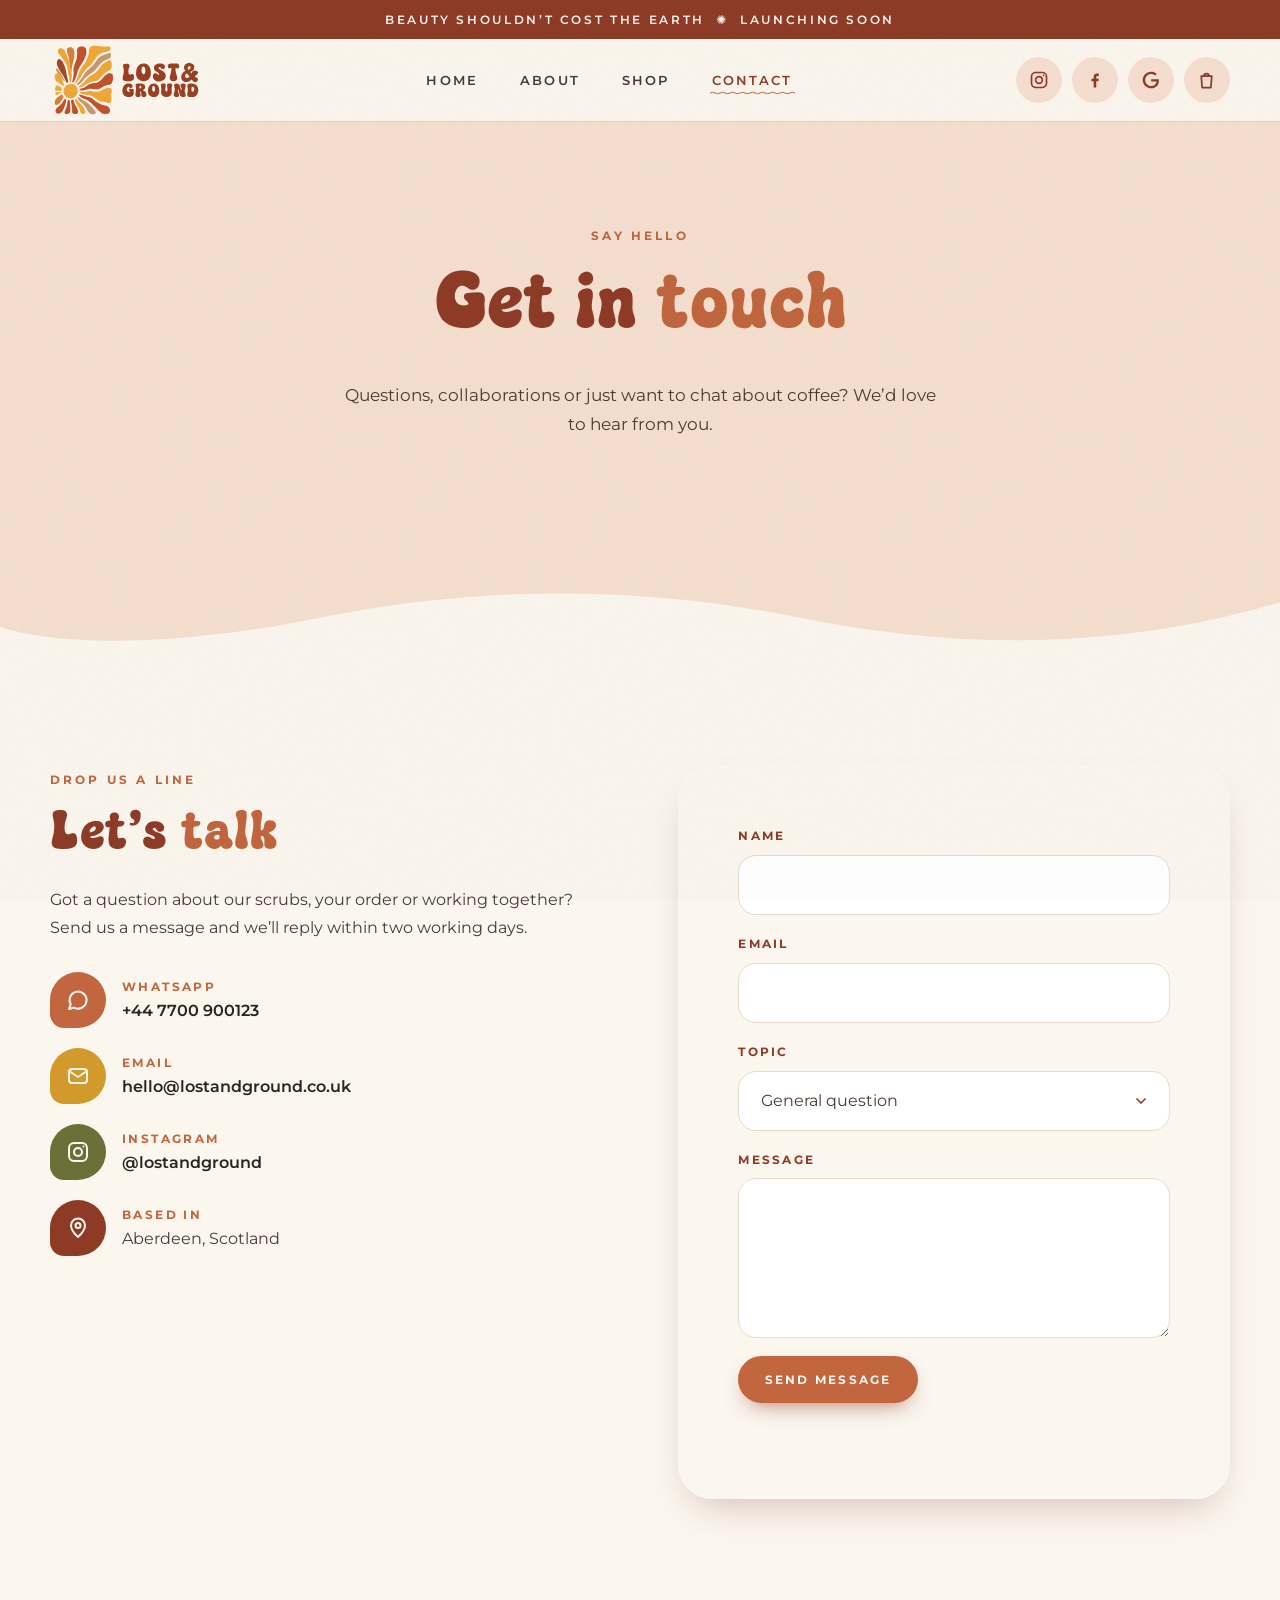
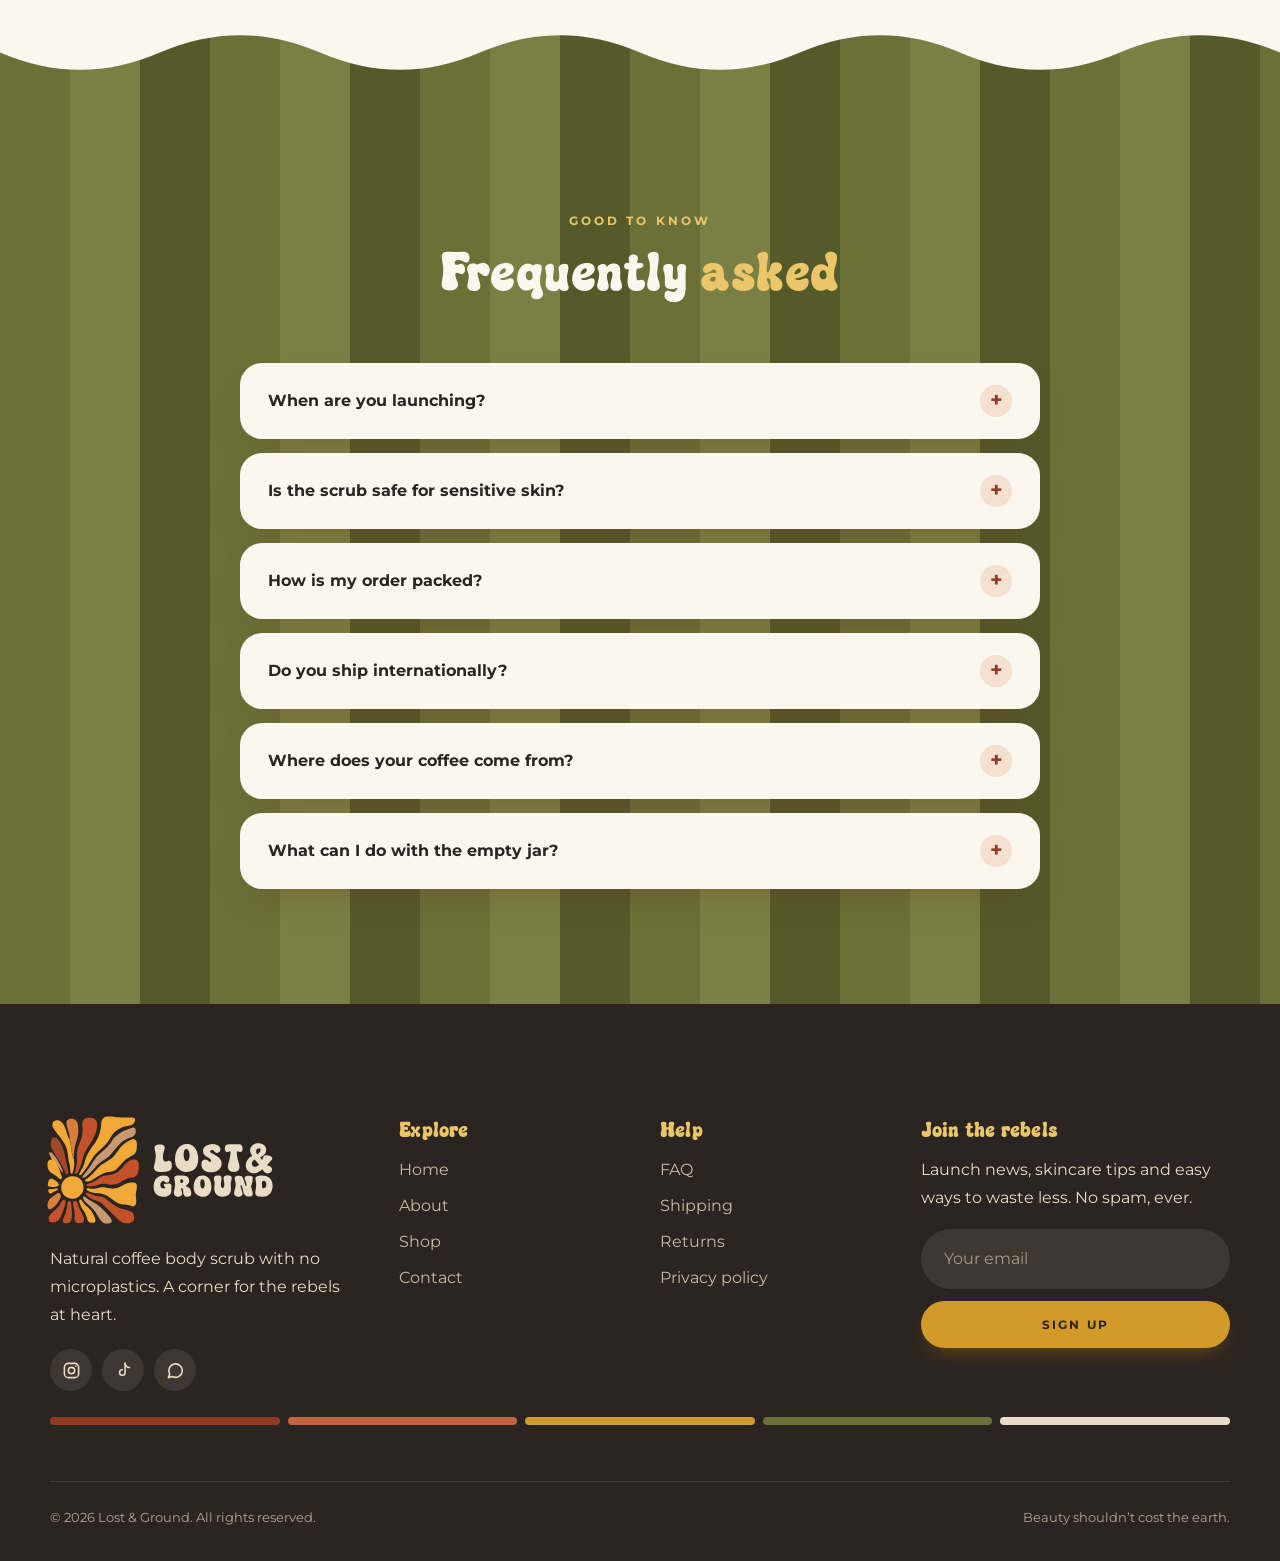
<file: root/contact.html>
<!DOCTYPE html>
<!--
  Lost & Ground website: contact page
  Code written with help from Claude (Anthropic).
  Shared parts on every page: announcement bar, header, footer and basket.
-->
<html lang="en">
<head>
  <meta charset="utf-8">
  <meta name="viewport" content="width=device-width, initial-scale=1">
  <title>Contact | Lost & Ground</title>
  <meta name="description" content="Get in touch with Lost & Ground. Questions, collaborations or just a hello.">
  <meta name="theme-color" content="#8E3B26">
  <meta property="og:title" content="Contact | Lost & Ground">
  <meta property="og:description" content="Get in touch with Lost & Ground. Questions, collaborations or just a hello.">
  <meta property="og:image" content="assets/img/duo-jars-arch.jpg">
  <link rel="icon" type="image/svg+xml" href="assets/logo/symbol.svg">
  <link rel="apple-touch-icon" href="assets/logo/apple-touch-icon.png">
  <link rel="preconnect" href="https://fonts.googleapis.com">
  <link rel="preconnect" href="https://fonts.gstatic.com" crossorigin>
  <link href="https://fonts.googleapis.com/css2?family=Montserrat:wght@400;500;600;700&display=swap" rel="stylesheet">
  <link rel="preload" href="assets/fonts/bultik.ttf" as="font" type="font/ttf" crossorigin>
  <link rel="stylesheet" href="css/style.css">
  <script>document.documentElement.classList.add("js");</script>
</head>
<body>
  <!-- =============== SKIP LINK (for keyboard and screen reader users) =============== -->
  <a class="visually-hidden" href="#main">Skip to content</a>
  <!-- =============== ANNOUNCEMENT BAR (thin strip at the very top) =============== -->
  <div class="announce">Beauty shouldn’t cost the earth<span class="announce__extra"> &nbsp;✺&nbsp; Launching soon</span></div>
  <!-- =============== HEADER: logo, menu links, social icons and basket =============== -->
  <header class="site-header">
    <nav class="nav container" aria-label="Main">
      <a class="nav__logo" href="index.html"><img src="assets/logo/logo-horizontal.svg" alt="Lost &amp; Ground" width="667" height="340"></a>
      <!-- Menu links (on phones this becomes the drop-down menu) -->
      <ul class="nav__links" id="nav-links">
        <li><a href="index.html">Home</a></li>
        <li><a href="about.html">About</a></li>
        <li><a href="shop.html">Shop</a></li>
        <li><a href="contact.html" aria-current="page">Contact</a></li>
        <li class="nav__social">
          <a class="icon-btn social-btn" href="https://www.instagram.com/lostandground" aria-label="Lost &amp; Ground on Instagram"><svg viewBox="0 0 24 24" fill="none" stroke="currentColor" stroke-width="2" aria-hidden="true"><rect x="3" y="3" width="18" height="18" rx="5"/><circle cx="12" cy="12" r="4"/><circle cx="17.5" cy="6.5" r="1" fill="currentColor" stroke="none"/></svg></a>
          <a class="icon-btn social-btn" href="https://www.facebook.com/lostandground" aria-label="Lost &amp; Ground on Facebook"><svg viewBox="0 0 24 24" fill="currentColor" aria-hidden="true"><path d="M13.5 21v-7.5h2.6l.4-3h-3V8.6c0-.9.3-1.5 1.5-1.5h1.6V4.4c-.3 0-1.2-.1-2.3-.1-2.3 0-3.9 1.4-3.9 4V10.5H7.8v3h2.6V21h3.1Z"/></svg></a>
          <a class="icon-btn social-btn" href="https://g.page/lostandground" aria-label="Lost &amp; Ground on Google"><svg viewBox="0 0 24 24" fill="currentColor" aria-hidden="true"><path d="M21.35 11.1h-9.17v2.73h6.51c-.33 3.81-3.5 5.44-6.5 5.44C8.36 19.27 5 16.25 5 12c0-4.1 3.2-7.27 7.2-7.27 3.09 0 4.9 1.97 4.9 1.97L19 4.72S16.56 2 12.1 2C6.42 2 2.03 6.8 2.03 12c0 5.05 4.13 10 10.22 10 5.35 0 9.25-3.67 9.25-9.09 0-1.15-.15-1.81-.15-1.81Z"/></svg></a>
        </li>
      </ul>
      <!-- Icons on the right: Instagram, Facebook, Google, basket and menu button -->
      <div class="nav__actions">
        <a class="icon-btn social-btn" href="https://www.instagram.com/lostandground" aria-label="Lost &amp; Ground on Instagram"><svg viewBox="0 0 24 24" fill="none" stroke="currentColor" stroke-width="2" aria-hidden="true"><rect x="3" y="3" width="18" height="18" rx="5"/><circle cx="12" cy="12" r="4"/><circle cx="17.5" cy="6.5" r="1" fill="currentColor" stroke="none"/></svg></a>
        <a class="icon-btn social-btn" href="https://www.facebook.com/lostandground" aria-label="Lost &amp; Ground on Facebook"><svg viewBox="0 0 24 24" fill="currentColor" aria-hidden="true"><path d="M13.5 21v-7.5h2.6l.4-3h-3V8.6c0-.9.3-1.5 1.5-1.5h1.6V4.4c-.3 0-1.2-.1-2.3-.1-2.3 0-3.9 1.4-3.9 4V10.5H7.8v3h2.6V21h3.1Z"/></svg></a>
        <a class="icon-btn social-btn" href="https://g.page/lostandground" aria-label="Lost &amp; Ground on Google"><svg viewBox="0 0 24 24" fill="currentColor" aria-hidden="true"><path d="M21.35 11.1h-9.17v2.73h6.51c-.33 3.81-3.5 5.44-6.5 5.44C8.36 19.27 5 16.25 5 12c0-4.1 3.2-7.27 7.2-7.27 3.09 0 4.9 1.97 4.9 1.97L19 4.72S16.56 2 12.1 2C6.42 2 2.03 6.8 2.03 12c0 5.05 4.13 10 10.22 10 5.35 0 9.25-3.67 9.25-9.09 0-1.15-.15-1.81-.15-1.81Z"/></svg></a>
        <button class="icon-btn cart-btn" type="button" aria-label="Open basket"><svg viewBox="0 0 24 24" fill="none" stroke="currentColor" stroke-width="2" stroke-linecap="round" stroke-linejoin="round" aria-hidden="true"><path d="M6 7h12l-1 13H7L6 7Z"/><path d="M9 7a3 3 0 0 1 6 0"/></svg><span class="cart-count" data-count="0">0</span></button>
        <button class="icon-btn menu-btn" type="button" aria-label="Menu" aria-expanded="false" aria-controls="nav-links"><span></span></button>
      </div>
    </nav>
  </header>

  <!-- =============== CONTACT PAGE: MAIN CONTENT =============== -->
  <main id="main">

    <!-- ===== 1. PAGE HEADER: title of the page ===== -->
    <section class="section page-hero bg-peach wave wave--double">
      <div class="container reveal">
        <span class="eyebrow">Say hello</span>
        <h1>Get in <span class="accent">touch</span></h1>
        <p class="lead">Questions, collaborations or just want to chat about coffee? We’d love to hear from you.</p>
      </div>
    </section>


    <!-- ===== 2. CONTACT: contact details and message form ===== -->
    <section class="section bg-cream wave wave--ripple">
      <div class="container grid-2" style="align-items:start">
        <div class="reveal">
          <span class="eyebrow">Drop us a line</span>
          <h2>Let’s <span class="accent">talk</span></h2>
          <p>Got a question about our scrubs, your order or working together? Send us a message and we’ll reply within two working days.</p>
          <ul class="contact-list">
            <li><span class="card__icon"><svg viewBox="0 0 24 24" fill="none" stroke="currentColor" stroke-width="2" stroke-linecap="round" stroke-linejoin="round" aria-hidden="true"><path d="M3 21l1.7-4.6A8.5 8.5 0 1 1 8 19.6L3 21Z"/></svg></span><div><strong>WhatsApp</strong><a href="https://wa.me/447700900123">+44 7700 900123</a></div></li>
            <li><span class="card__icon card__icon--mustard"><svg viewBox="0 0 24 24" fill="none" stroke="currentColor" stroke-width="2" stroke-linecap="round" stroke-linejoin="round" aria-hidden="true"><rect x="3" y="5" width="18" height="14" rx="3"/><path d="m3 7 9 6 9-6"/></svg></span><div><strong>Email</strong><a href="mailto:hello@lostandground.co.uk">hello@lostandground.co.uk</a></div></li>
            <li><span class="card__icon card__icon--olive"><svg viewBox="0 0 24 24" fill="none" stroke="currentColor" stroke-width="2" aria-hidden="true"><rect x="3" y="3" width="18" height="18" rx="5"/><circle cx="12" cy="12" r="4"/><circle cx="17.5" cy="6.5" r="1" fill="currentColor" stroke="none"/></svg></span><div><strong>Instagram</strong><a href="https://www.instagram.com/lostandground">@lostandground</a></div></li>
            <li><span class="card__icon card__icon--rust"><svg viewBox="0 0 24 24" fill="none" stroke="currentColor" stroke-width="2" stroke-linecap="round" stroke-linejoin="round" aria-hidden="true"><path d="M12 21s-7-6.2-7-11.5a7 7 0 0 1 14 0C19 14.8 12 21 12 21Z"/><circle cx="12" cy="9.5" r="2.5"/></svg></span><div><strong>Based in</strong><span>Aberdeen, Scotland</span></div></li>
          </ul>
        </div>
        <div class="panel reveal">
          <form data-form="contact">
            <div class="field"><label for="name">Name</label><input class="input" id="name" name="name" type="text" autocomplete="name" required></div>
            <div class="field"><label for="email">Email</label><input class="input" id="email" name="email" type="email" autocomplete="email" required></div>
            <div class="field"><label for="topic">Topic</label>
              <select class="input" id="topic" name="topic">
                <option>General question</option>
                <option>My order</option>
                <option>Collaboration</option>
                <option>Wholesale</option>
              </select>
            </div>
            <div class="field"><label for="message">Message</label><textarea class="input" id="message" name="message" required></textarea></div>
            <button class="btn" type="submit">Send message</button>
            <p class="form-note" aria-live="polite"></p>
          </form>
        </div>
      </div>
    </section>


    <!-- ===== 3. FAQ: frequently asked questions ===== -->
    <section class="section bg-stripes-green on-dark" id="faq">
      <div class="container">
        <div class="section-head text-center reveal">
          <span class="eyebrow">Good to know</span>
          <h2>Frequently <span class="accent">asked</span></h2>
        </div>
        <div class="faq">
          <details class="reveal"><summary>When are you launching?</summary><p>We’re aiming for early 2027. Sign up to our newsletter and you’ll be the first to know.</p></details>
          <details class="reveal"><summary>Is the scrub safe for sensitive skin?</summary><p>Our scrub is made with natural ingredients, but everyone’s skin is different. Try a little on your arm first. Please don’t use it on your face, on broken skin or after too much sun.</p></details>
          <details class="reveal"><summary>How is my order packed?</summary><p>In cardboard, with no plastic fillers. Everything is recyclable or reusable.</p></details>
          <details class="reveal"><summary>Do you ship internationally?</summary><p>For now we ship across the UK. We hope to ship to Europe soon. Sign up to our newsletter to hear about it first.</p></details>
          <details class="reveal"><summary>Where does your coffee come from?</summary><p>From our partner ReviveEco. They collect used coffee from cafés in Glasgow and Edinburgh and from one of the UK’s biggest coffee chains, so every batch is consistent.</p></details>
          <details class="reveal"><summary>What can I do with the empty jar?</summary><p>Reuse it! It’s perfect for spices, cotton pads, plants or your next refill.</p></details>
        </div>
      </div>
    </section>
  </main>

  <!-- =============== FOOTER: logo, links, newsletter and copyright =============== -->
  <footer class="site-footer">
    <div class="container">
      <div class="footer-grid">
        <div>
          <img src="assets/logo/logo-horizontal-reversed.svg" alt="Lost &amp; Ground" width="667" height="340">
          <p>Natural coffee body scrub with no microplastics. A corner for the rebels at heart.</p>
          <div class="socials">
            <a href="https://www.instagram.com/lostandground" aria-label="Instagram"><svg viewBox="0 0 24 24" fill="none" stroke="currentColor" stroke-width="2" aria-hidden="true"><rect x="3" y="3" width="18" height="18" rx="5"/><circle cx="12" cy="12" r="4"/><circle cx="17.5" cy="6.5" r="1" fill="currentColor" stroke="none"/></svg></a>
            <a href="https://www.tiktok.com/@lostandground" aria-label="TikTok"><svg viewBox="0 0 24 24" fill="none" stroke="currentColor" stroke-width="2" stroke-linecap="round" stroke-linejoin="round" aria-hidden="true"><path d="M14 3v11.5a3.5 3.5 0 1 1-3.5-3.5"/><path d="M14 3c.5 3 2.5 5 5.5 5.3"/></svg></a>
            <a href="https://wa.me/447700900123" aria-label="WhatsApp"><svg viewBox="0 0 24 24" fill="none" stroke="currentColor" stroke-width="2" stroke-linecap="round" stroke-linejoin="round" aria-hidden="true"><path d="M3 21l1.7-4.6A8.5 8.5 0 1 1 8 19.6L3 21Z"/></svg></a>
          </div>
        </div>
        <div>
          <h2 class="footer-title">Explore</h2>
          <ul>
            <li><a href="index.html">Home</a></li>
            <li><a href="about.html">About</a></li>
            <li><a href="shop.html">Shop</a></li>
            <li><a href="contact.html">Contact</a></li>
          </ul>
        </div>
        <div>
          <h2 class="footer-title">Help</h2>
          <ul>
            <li><a href="contact.html#faq">FAQ</a></li>
            <li><a href="contact.html#faq">Shipping</a></li>
            <li><a href="contact.html#faq">Returns</a></li>
            <li><a href="#">Privacy policy</a></li>
          </ul>
        </div>
        <div>
          <h2 class="footer-title">Join the rebels</h2>
          <p>Launch news, skincare tips and easy ways to waste less. No spam, ever.</p>
          <form class="inline-form" data-form="newsletter">
            <label class="visually-hidden" for="footer-email">Email address</label>
            <input id="footer-email" type="email" name="email" placeholder="Your email" required>
            <button class="btn btn--mustard" type="submit">Sign up</button>
          </form>
        </div>
      </div>
      <div class="footer-stripe" aria-hidden="true"><span></span><span></span><span></span><span></span><span></span></div>
      <div class="footer-bottom">
        <span>© <span data-year>2026</span> Lost &amp; Ground. All rights reserved.</span>
        <span>Beauty shouldn’t cost the earth.</span>
      </div>
    </div>
  </footer>

  <!-- =============== BASKET: dark overlay and side panel (opened by the basket icon) =============== -->
  <div class="cart-overlay"></div>
  <aside class="cart-drawer" aria-label="Basket" aria-hidden="true">
    <div class="cart-drawer__head">
      <h2>Your basket</h2>
      <button class="cart-close" type="button" aria-label="Close basket">×</button>
    </div>
    <ul class="cart-items"></ul>
    <div class="cart-drawer__foot">
      <div class="cart-total"><span>Total</span><span>£0.00</span></div>
      <button class="btn checkout-btn" type="button" disabled>Checkout</button>
    </div>
  </aside>
  <!-- Small pop-up message, e.g. "added to your basket" -->
  <div class="toast" role="status" aria-live="polite"></div>

  <!-- Site scripts (menu, basket, filters, forms) -->
  <script src="js/main.js" defer></script>
</body>
</html>
</file>
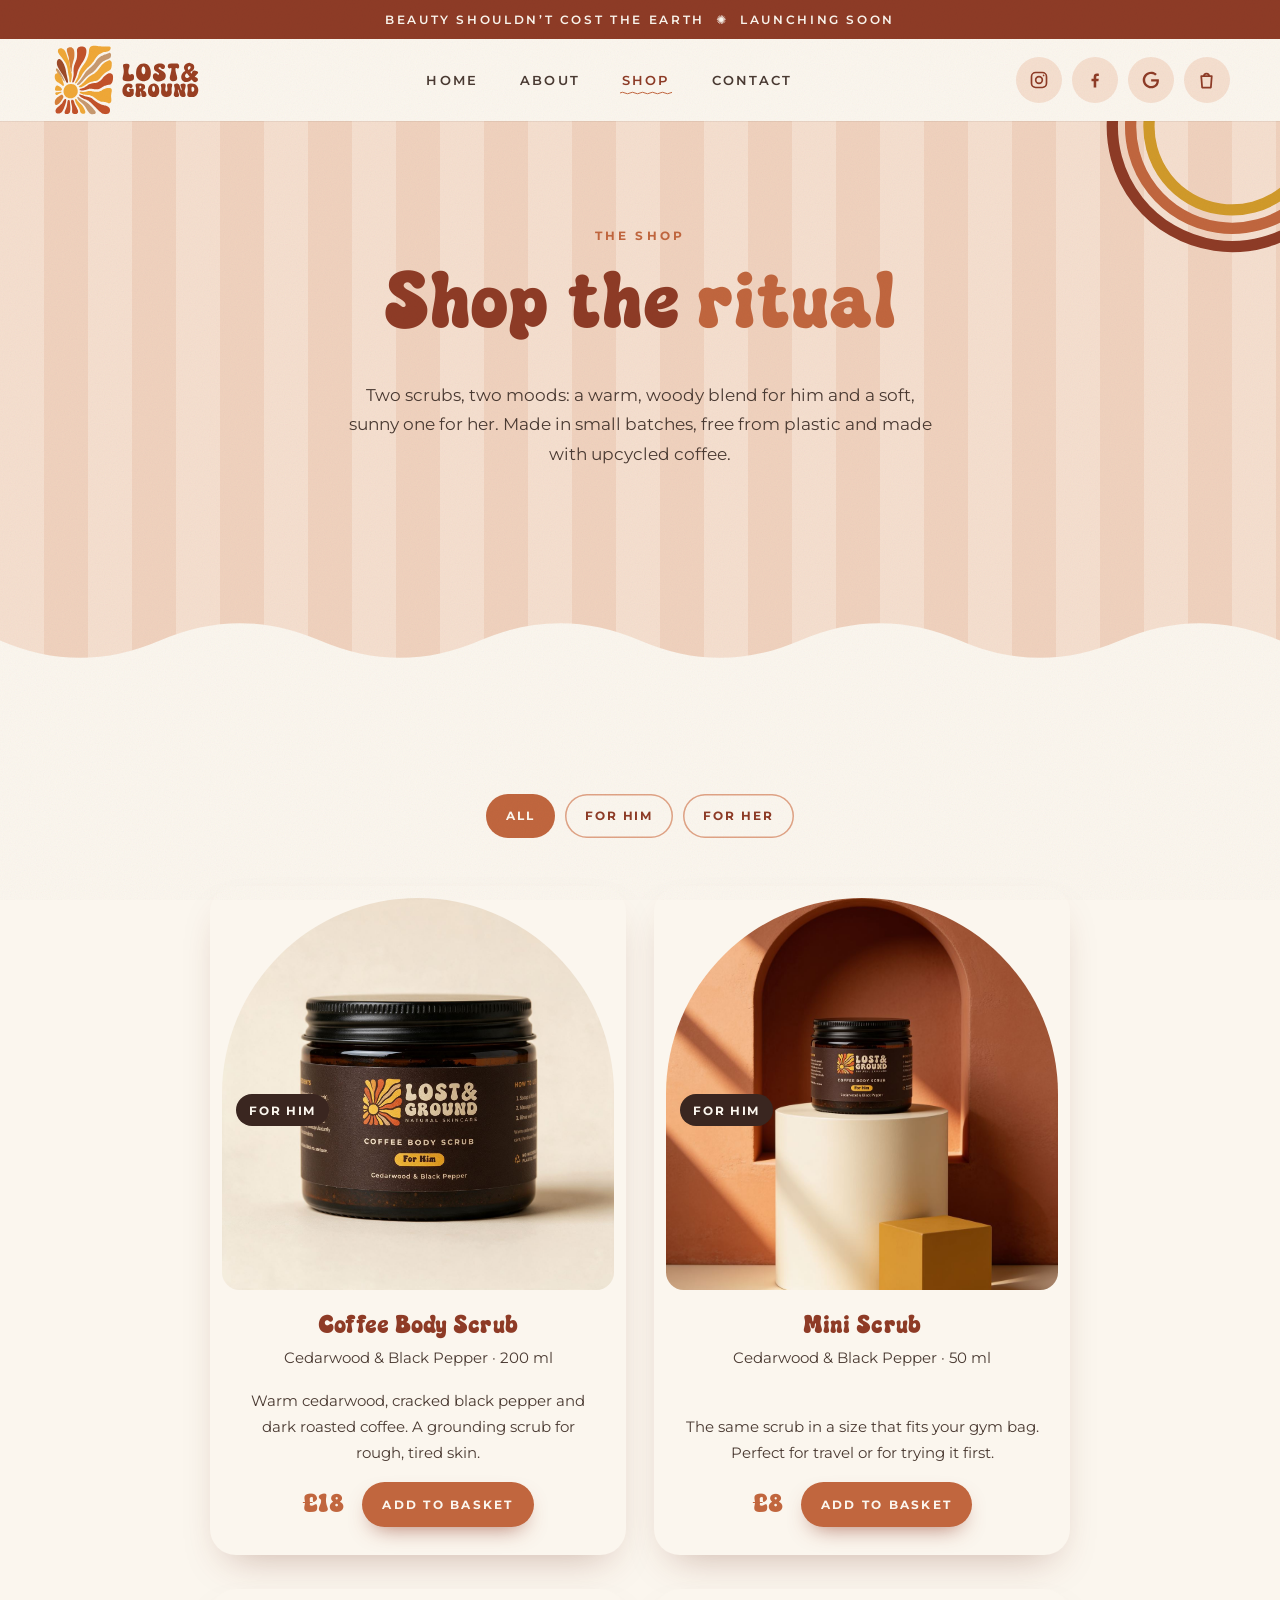
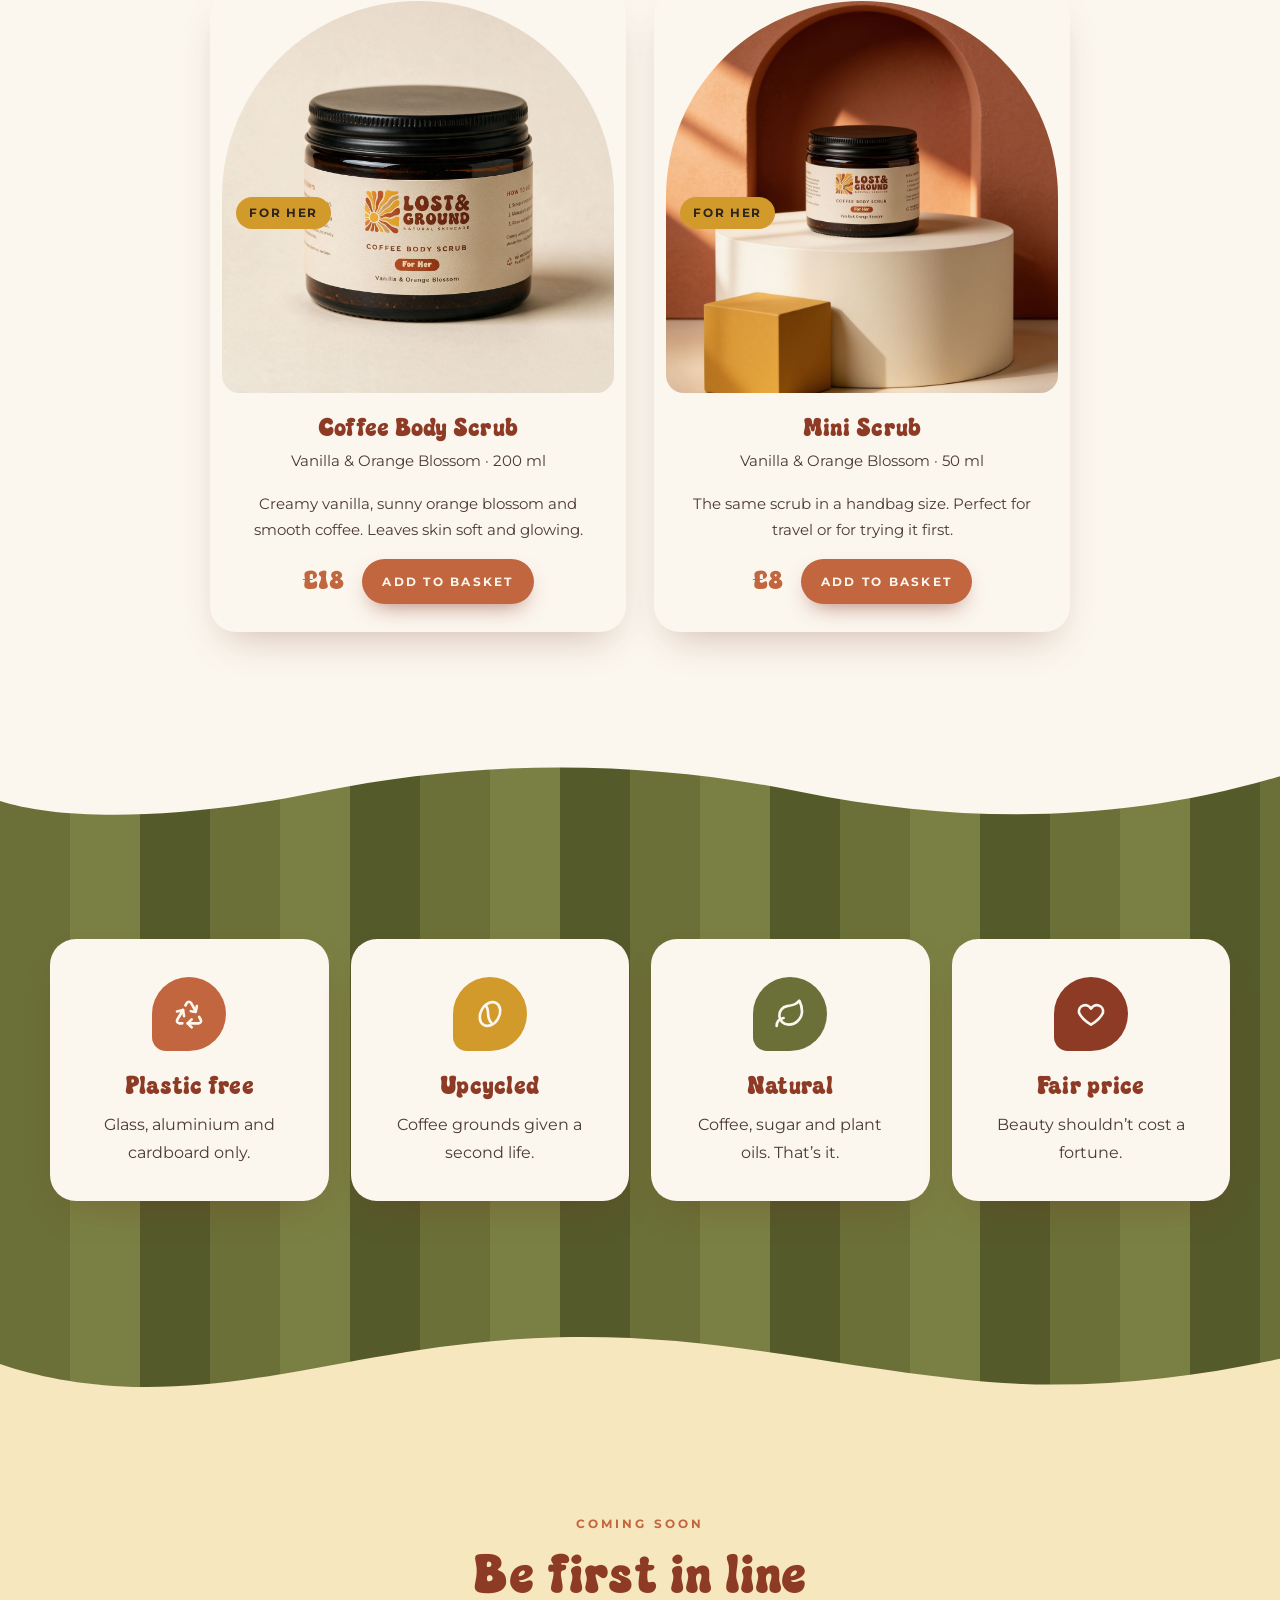
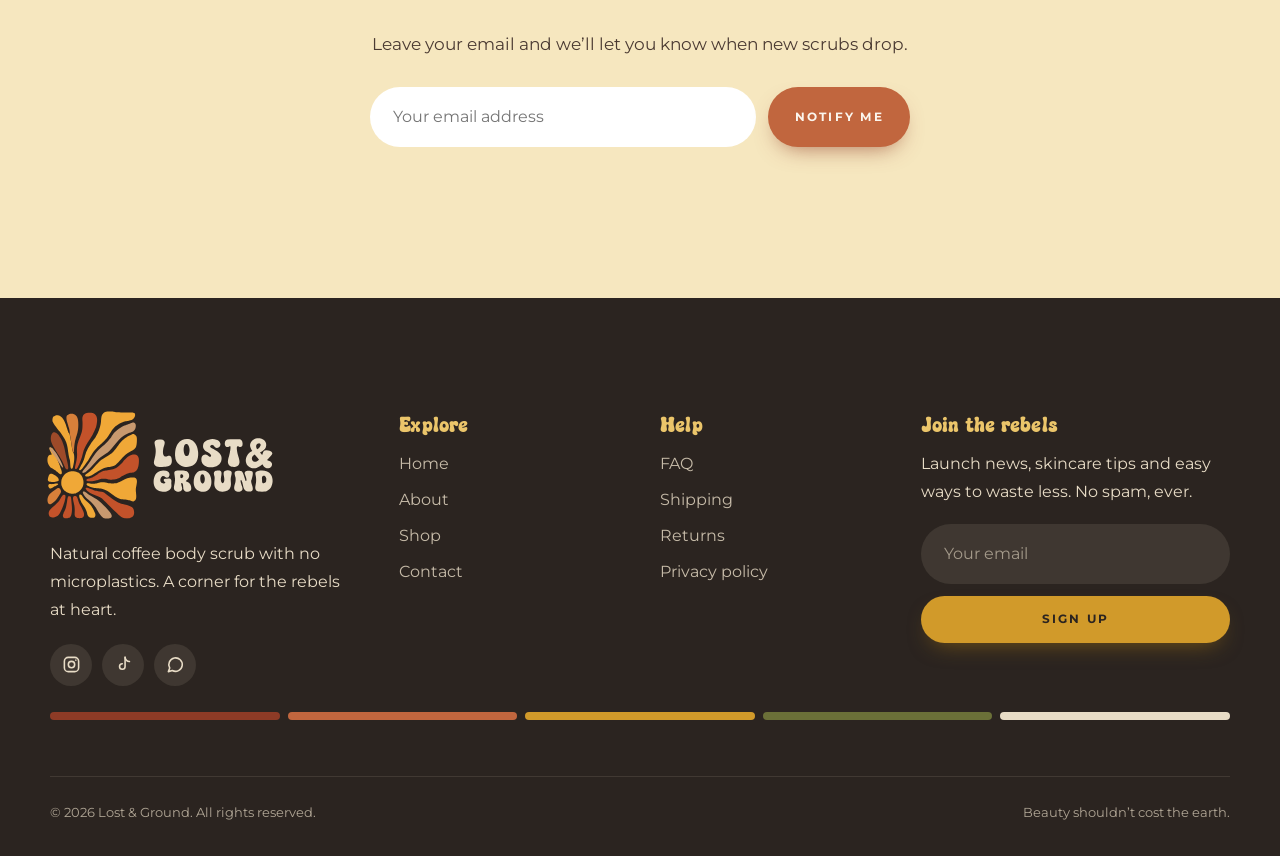
<file: root/shop.html>
<!DOCTYPE html>
<!--
  Lost & Ground website: shop page
  Code written with help from Claude (Anthropic).
  Shared parts on every page: announcement bar, header, footer and basket.
-->
<html lang="en">
<head>
  <meta charset="utf-8">
  <meta name="viewport" content="width=device-width, initial-scale=1">
  <title>Shop | Lost & Ground</title>
  <meta name="description" content="Shop the Lost & Ground natural coffee body scrub. No microplastics, plastic free packaging.">
  <meta name="theme-color" content="#8E3B26">
  <meta property="og:title" content="Shop | Lost & Ground">
  <meta property="og:description" content="Shop the Lost & Ground natural coffee body scrub. No microplastics, plastic free packaging.">
  <meta property="og:image" content="assets/img/duo-jars-arch.jpg">
  <link rel="icon" type="image/svg+xml" href="assets/logo/symbol.svg">
  <link rel="apple-touch-icon" href="assets/logo/apple-touch-icon.png">
  <link rel="preconnect" href="https://fonts.googleapis.com">
  <link rel="preconnect" href="https://fonts.gstatic.com" crossorigin>
  <link href="https://fonts.googleapis.com/css2?family=Montserrat:wght@400;500;600;700&display=swap" rel="stylesheet">
  <link rel="preload" href="assets/fonts/bultik.ttf" as="font" type="font/ttf" crossorigin>
  <link rel="stylesheet" href="css/style.css">
  <script>document.documentElement.classList.add("js");</script>
</head>
<body>
  <!-- =============== SKIP LINK (for keyboard and screen reader users) =============== -->
  <a class="visually-hidden" href="#main">Skip to content</a>
  <!-- =============== ANNOUNCEMENT BAR (thin strip at the very top) =============== -->
  <div class="announce">Beauty shouldn’t cost the earth<span class="announce__extra"> &nbsp;✺&nbsp; Launching soon</span></div>
  <!-- =============== HEADER: logo, menu links, social icons and basket =============== -->
  <header class="site-header">
    <nav class="nav container" aria-label="Main">
      <a class="nav__logo" href="index.html"><img src="assets/logo/logo-horizontal.svg" alt="Lost &amp; Ground" width="667" height="340"></a>
      <!-- Menu links (on phones this becomes the drop-down menu) -->
      <ul class="nav__links" id="nav-links">
        <li><a href="index.html">Home</a></li>
        <li><a href="about.html">About</a></li>
        <li><a href="shop.html" aria-current="page">Shop</a></li>
        <li><a href="contact.html">Contact</a></li>
        <li class="nav__social">
          <a class="icon-btn social-btn" href="https://www.instagram.com/lostandground" aria-label="Lost &amp; Ground on Instagram"><svg viewBox="0 0 24 24" fill="none" stroke="currentColor" stroke-width="2" aria-hidden="true"><rect x="3" y="3" width="18" height="18" rx="5"/><circle cx="12" cy="12" r="4"/><circle cx="17.5" cy="6.5" r="1" fill="currentColor" stroke="none"/></svg></a>
          <a class="icon-btn social-btn" href="https://www.facebook.com/lostandground" aria-label="Lost &amp; Ground on Facebook"><svg viewBox="0 0 24 24" fill="currentColor" aria-hidden="true"><path d="M13.5 21v-7.5h2.6l.4-3h-3V8.6c0-.9.3-1.5 1.5-1.5h1.6V4.4c-.3 0-1.2-.1-2.3-.1-2.3 0-3.9 1.4-3.9 4V10.5H7.8v3h2.6V21h3.1Z"/></svg></a>
          <a class="icon-btn social-btn" href="https://g.page/lostandground" aria-label="Lost &amp; Ground on Google"><svg viewBox="0 0 24 24" fill="currentColor" aria-hidden="true"><path d="M21.35 11.1h-9.17v2.73h6.51c-.33 3.81-3.5 5.44-6.5 5.44C8.36 19.27 5 16.25 5 12c0-4.1 3.2-7.27 7.2-7.27 3.09 0 4.9 1.97 4.9 1.97L19 4.72S16.56 2 12.1 2C6.42 2 2.03 6.8 2.03 12c0 5.05 4.13 10 10.22 10 5.35 0 9.25-3.67 9.25-9.09 0-1.15-.15-1.81-.15-1.81Z"/></svg></a>
        </li>
      </ul>
      <!-- Icons on the right: Instagram, Facebook, Google, basket and menu button -->
      <div class="nav__actions">
        <a class="icon-btn social-btn" href="https://www.instagram.com/lostandground" aria-label="Lost &amp; Ground on Instagram"><svg viewBox="0 0 24 24" fill="none" stroke="currentColor" stroke-width="2" aria-hidden="true"><rect x="3" y="3" width="18" height="18" rx="5"/><circle cx="12" cy="12" r="4"/><circle cx="17.5" cy="6.5" r="1" fill="currentColor" stroke="none"/></svg></a>
        <a class="icon-btn social-btn" href="https://www.facebook.com/lostandground" aria-label="Lost &amp; Ground on Facebook"><svg viewBox="0 0 24 24" fill="currentColor" aria-hidden="true"><path d="M13.5 21v-7.5h2.6l.4-3h-3V8.6c0-.9.3-1.5 1.5-1.5h1.6V4.4c-.3 0-1.2-.1-2.3-.1-2.3 0-3.9 1.4-3.9 4V10.5H7.8v3h2.6V21h3.1Z"/></svg></a>
        <a class="icon-btn social-btn" href="https://g.page/lostandground" aria-label="Lost &amp; Ground on Google"><svg viewBox="0 0 24 24" fill="currentColor" aria-hidden="true"><path d="M21.35 11.1h-9.17v2.73h6.51c-.33 3.81-3.5 5.44-6.5 5.44C8.36 19.27 5 16.25 5 12c0-4.1 3.2-7.27 7.2-7.27 3.09 0 4.9 1.97 4.9 1.97L19 4.72S16.56 2 12.1 2C6.42 2 2.03 6.8 2.03 12c0 5.05 4.13 10 10.22 10 5.35 0 9.25-3.67 9.25-9.09 0-1.15-.15-1.81-.15-1.81Z"/></svg></a>
        <button class="icon-btn cart-btn" type="button" aria-label="Open basket"><svg viewBox="0 0 24 24" fill="none" stroke="currentColor" stroke-width="2" stroke-linecap="round" stroke-linejoin="round" aria-hidden="true"><path d="M6 7h12l-1 13H7L6 7Z"/><path d="M9 7a3 3 0 0 1 6 0"/></svg><span class="cart-count" data-count="0">0</span></button>
        <button class="icon-btn menu-btn" type="button" aria-label="Menu" aria-expanded="false" aria-controls="nav-links"><span></span></button>
      </div>
    </nav>
  </header>

  <!-- =============== SHOP PAGE: MAIN CONTENT =============== -->
  <main id="main">

    <!-- ===== 1. PAGE HEADER: title of the page ===== -->
    <section class="section page-hero bg-stripes-peach wave wave--ripple">
      <img class="deco deco--rainbow-tr" src="assets/deco/rainbow.svg" alt="">
      <div class="container reveal">
        <span class="eyebrow">The shop</span>
        <h1>Shop the <span class="accent">ritual</span></h1>
        <p class="lead">Two scrubs, two moods: a warm, woody blend for him and a soft, sunny one for her. Made in small batches, free from plastic and made with upcycled coffee.</p>
      </div>
    </section>


    <!-- ===== 2. PRODUCTS: filter buttons (all / him / her) and product cards ===== -->
    <section class="section bg-cream wave wave--double">
      <div class="container">
        <h2 class="visually-hidden">All products</h2>
        <div class="filters" role="group" aria-label="Filter products">
          <button class="chip" type="button" data-filter="all" aria-pressed="true">All</button>
          <button class="chip" type="button" data-filter="him" aria-pressed="false">For him</button>
          <button class="chip" type="button" data-filter="her" aria-pressed="false">For her</button>
        </div>
        <div class="products products--two">
          <article class="product reveal" data-gender="him">
            <div class="product__media">
              <img src="assets/img/packshot-him.jpg" alt="Coffee Body Scrub For Him in an amber glass jar" loading="lazy" width="1400" height="1400">
              <span class="product__tag product__tag--him">For Him</span>
            </div>
            <div class="product__body">
              <h3>Coffee Body Scrub</h3>
              <p>Cedarwood &amp; Black Pepper · 200 ml</p>
              <p>Warm cedarwood, cracked black pepper and dark roasted coffee. A grounding scrub for rough, tired skin.</p>
              <div class="product__foot">
                <span class="price">£18</span>
                <button class="btn" type="button" data-add="him" data-name="Coffee Body Scrub For Him" data-price="18.00" data-img="assets/img/packshot-him.jpg">Add to basket</button>
              </div>
            </div>
          </article>
          <article class="product reveal" data-gender="him">
            <div class="product__media">
              <img src="assets/img/jar-him-plinth.jpg" alt="Mini Scrub For Him in an amber glass jar" loading="lazy" width="1400" height="1400">
              <span class="product__tag product__tag--him">For Him</span>
            </div>
            <div class="product__body">
              <h3>Mini Scrub</h3>
              <p>Cedarwood &amp; Black Pepper · 50 ml</p>
              <p>The same scrub in a size that fits your gym bag. Perfect for travel or for trying it first.</p>
              <div class="product__foot">
                <span class="price">£8</span>
                <button class="btn" type="button" data-add="him-mini" data-name="Mini Scrub For Him" data-price="8.00" data-img="assets/img/jar-him-plinth.jpg">Add to basket</button>
              </div>
            </div>
          </article>
          <article class="product reveal" data-gender="her">
            <div class="product__media">
              <img src="assets/img/packshot-her.jpg" alt="Coffee Body Scrub For Her in an amber glass jar" loading="lazy" width="1400" height="1400">
              <span class="product__tag">For Her</span>
            </div>
            <div class="product__body">
              <h3>Coffee Body Scrub</h3>
              <p>Vanilla &amp; Orange Blossom · 200 ml</p>
              <p>Creamy vanilla, sunny orange blossom and smooth coffee. Leaves skin soft and glowing.</p>
              <div class="product__foot">
                <span class="price">£18</span>
                <button class="btn" type="button" data-add="her" data-name="Coffee Body Scrub For Her" data-price="18.00" data-img="assets/img/packshot-her.jpg">Add to basket</button>
              </div>
            </div>
          </article>
          <article class="product reveal" data-gender="her">
            <div class="product__media">
              <img src="assets/img/jar-her-plinth.jpg" alt="Mini Scrub For Her in an amber glass jar" loading="lazy" width="1400" height="1400">
              <span class="product__tag">For Her</span>
            </div>
            <div class="product__body">
              <h3>Mini Scrub</h3>
              <p>Vanilla &amp; Orange Blossom · 50 ml</p>
              <p>The same scrub in a handbag size. Perfect for travel or for trying it first.</p>
              <div class="product__foot">
                <span class="price">£8</span>
                <button class="btn" type="button" data-add="her-mini" data-name="Mini Scrub For Her" data-price="8.00" data-img="assets/img/jar-her-plinth.jpg">Add to basket</button>
              </div>
            </div>
          </article>
        </div>
      </div>
    </section>


    <!-- ===== 3. BRAND PROMISES: four short promises (green striped section) ===== -->
    <section class="section bg-stripes-green on-dark wave">
      <div class="container">
        <div class="grid-4">
          <div class="card reveal text-center"><div class="card__icon" style="margin-inline:auto"><svg viewBox="0 0 24 24" fill="none" stroke="currentColor" stroke-width="2" stroke-linecap="round" stroke-linejoin="round" aria-hidden="true"><path d="M7 19H4.8a1.8 1.8 0 0 1-1.6-2.7L7.5 9"/><path d="M11 19h8.2a1.8 1.8 0 0 0 1.6-2.7l-1.2-2.1"/><path d="m14 16-3 3 3 3"/><path d="M8.3 13.6 7.5 9 3 10.1"/><path d="m9.3 5.6 1.1-1.9a1.8 1.8 0 0 1 3.1 0l3.4 5.9"/><path d="m13.4 9.9 3.6.6.9-4.4"/></svg></div><h3>Plastic free</h3><p>Glass, aluminium and cardboard only.</p></div>
          <div class="card reveal text-center"><div class="card__icon card__icon--mustard" style="margin-inline:auto"><svg viewBox="0 0 24 24" fill="none" stroke="currentColor" stroke-width="2" stroke-linecap="round" aria-hidden="true"><ellipse cx="12" cy="12" rx="7" ry="9.5" transform="rotate(30 12 12)"/><path d="M8.5 5.5c4 3 0 9 4.5 13"/></svg></div><h3>Upcycled</h3><p>Coffee grounds given a second life.</p></div>
          <div class="card reveal text-center"><div class="card__icon card__icon--olive" style="margin-inline:auto"><svg viewBox="0 0 24 24" fill="none" stroke="currentColor" stroke-width="2" stroke-linecap="round" stroke-linejoin="round" aria-hidden="true"><path d="M11 20A7 7 0 0 1 9.8 6.1C15.5 5 17 4.5 19 2c1 2 2 4.2 2 8 0 5.5-4.8 10-10 10Z"/><path d="M2 21c0-3 1.9-5.4 5.2-6"/></svg></div><h3>Natural</h3><p>Coffee, sugar and plant oils. That’s it.</p></div>
          <div class="card reveal text-center"><div class="card__icon card__icon--rust" style="margin-inline:auto"><svg viewBox="0 0 24 24" fill="none" stroke="currentColor" stroke-width="2" stroke-linejoin="round" aria-hidden="true"><path d="M12 20s-7-4.4-9-9a4.8 4.8 0 0 1 9-3 4.8 4.8 0 0 1 9 3c-2 4.6-9 9-9 9Z"/></svg></div><h3>Fair price</h3><p>Beauty shouldn’t cost a fortune.</p></div>
        </div>
      </div>
    </section>


    <!-- ===== 4. NOTIFY ME: email sign up for new products ===== -->
    <section class="section bg-butter" id="notify">
      <div class="container narrow text-center reveal">
        <span class="eyebrow">Coming soon</span>
        <h2>Be first in line</h2>
        <p class="lead" style="margin-inline:auto">Leave your email and we’ll let you know when new scrubs drop.</p>
        <form class="inline-form" data-form="newsletter">
          <label class="visually-hidden" for="notify-email">Email address</label>
          <input id="notify-email" type="email" name="email" placeholder="Your email address" required>
          <button class="btn" type="submit">Notify me</button>
        </form>
        <p class="form-note" aria-live="polite"></p>
      </div>
    </section>
  </main>

  <!-- =============== FOOTER: logo, links, newsletter and copyright =============== -->
  <footer class="site-footer">
    <div class="container">
      <div class="footer-grid">
        <div>
          <img src="assets/logo/logo-horizontal-reversed.svg" alt="Lost &amp; Ground" width="667" height="340">
          <p>Natural coffee body scrub with no microplastics. A corner for the rebels at heart.</p>
          <div class="socials">
            <a href="https://www.instagram.com/lostandground" aria-label="Instagram"><svg viewBox="0 0 24 24" fill="none" stroke="currentColor" stroke-width="2" aria-hidden="true"><rect x="3" y="3" width="18" height="18" rx="5"/><circle cx="12" cy="12" r="4"/><circle cx="17.5" cy="6.5" r="1" fill="currentColor" stroke="none"/></svg></a>
            <a href="https://www.tiktok.com/@lostandground" aria-label="TikTok"><svg viewBox="0 0 24 24" fill="none" stroke="currentColor" stroke-width="2" stroke-linecap="round" stroke-linejoin="round" aria-hidden="true"><path d="M14 3v11.5a3.5 3.5 0 1 1-3.5-3.5"/><path d="M14 3c.5 3 2.5 5 5.5 5.3"/></svg></a>
            <a href="https://wa.me/447700900123" aria-label="WhatsApp"><svg viewBox="0 0 24 24" fill="none" stroke="currentColor" stroke-width="2" stroke-linecap="round" stroke-linejoin="round" aria-hidden="true"><path d="M3 21l1.7-4.6A8.5 8.5 0 1 1 8 19.6L3 21Z"/></svg></a>
          </div>
        </div>
        <div>
          <h2 class="footer-title">Explore</h2>
          <ul>
            <li><a href="index.html">Home</a></li>
            <li><a href="about.html">About</a></li>
            <li><a href="shop.html">Shop</a></li>
            <li><a href="contact.html">Contact</a></li>
          </ul>
        </div>
        <div>
          <h2 class="footer-title">Help</h2>
          <ul>
            <li><a href="contact.html#faq">FAQ</a></li>
            <li><a href="contact.html#faq">Shipping</a></li>
            <li><a href="contact.html#faq">Returns</a></li>
            <li><a href="#">Privacy policy</a></li>
          </ul>
        </div>
        <div>
          <h2 class="footer-title">Join the rebels</h2>
          <p>Launch news, skincare tips and easy ways to waste less. No spam, ever.</p>
          <form class="inline-form" data-form="newsletter">
            <label class="visually-hidden" for="footer-email">Email address</label>
            <input id="footer-email" type="email" name="email" placeholder="Your email" required>
            <button class="btn btn--mustard" type="submit">Sign up</button>
          </form>
        </div>
      </div>
      <div class="footer-stripe" aria-hidden="true"><span></span><span></span><span></span><span></span><span></span></div>
      <div class="footer-bottom">
        <span>© <span data-year>2026</span> Lost &amp; Ground. All rights reserved.</span>
        <span>Beauty shouldn’t cost the earth.</span>
      </div>
    </div>
  </footer>

  <!-- =============== BASKET: dark overlay and side panel (opened by the basket icon) =============== -->
  <div class="cart-overlay"></div>
  <aside class="cart-drawer" aria-label="Basket" aria-hidden="true">
    <div class="cart-drawer__head">
      <h2>Your basket</h2>
      <button class="cart-close" type="button" aria-label="Close basket">×</button>
    </div>
    <ul class="cart-items"></ul>
    <div class="cart-drawer__foot">
      <div class="cart-total"><span>Total</span><span>£0.00</span></div>
      <button class="btn checkout-btn" type="button" disabled>Checkout</button>
    </div>
  </aside>
  <!-- Small pop-up message, e.g. "added to your basket" -->
  <div class="toast" role="status" aria-live="polite"></div>

  <!-- Site scripts (menu, basket, filters, forms) -->
  <script src="js/main.js" defer></script>
</body>
</html>
</file>
<file: root/css/style.css>
/* ==========================================================================
   Lost & Ground: main stylesheet (soft retro / boho look)
   Code written with help from Claude (Anthropic).

   Contents (search for the section names to jump there):
     1. Fonts and colours (variables)
     2. Reset and typography
     3. Layout and section backgrounds (wavy edges, stripes)
     4. Announcement bar and header
     5. Buttons
     6. Home hero (headline and jars)
     7. Photos, ticker, tiles, cards, gallery, quote
     8. Forms
     9. Shop (filters, products, basket, pop-up message)
    10. FAQ and contact
    11. Phone and tablet tweaks
    12. Footer
    13. Scroll animations and reduced motion
   ========================================================================== */

/* ---------- 1. Fonts and colours ---------- */
/* Bultik: the retro font from the logo, used for headings */
@font-face {
  font-family: "Bultik";
  src: url("../assets/fonts/bultik.ttf") format("truetype");
  font-weight: 400;
  font-style: normal;
  font-display: swap;
}

:root {
  /* Brand colours (from the logo) */
  --rust: #8E3B26;
  --terra: #C1663E;
  --olive: #6B7038;
  --mustard: #D19A2A;
  --beige: #E8DCC6;
  --ink: #2B2420;

  /* Derived shades */
  --rust-deep: #6F2D1C;
  --espresso: #3F2419;
  --terra-soft: #E0A385;
  --blush: #EBC3AE;
  --peach: #F5DFCF;
  --olive-deep: #555A2B;
  --olive-mid: #7A8043;
  --olive-light: #8F9555;
  --sage: #DFE0C4;
  --mustard-soft: #EBC56A;
  --butter: #F6E7BF;
  --sand: #F1E7D6;
  --cream: #FBF6EE;
  --text: #4A3A32;

  --font-display: "Bultik", "Cooper Black", Georgia, serif;
  --font-body: "Montserrat", system-ui, sans-serif;

  --pad: clamp(64px, 9vw, 120px);
  --wave-h: clamp(36px, 6vw, 90px);
  --radius: 26px;
  --container: 1180px;
  --shadow: 0 18px 40px -18px rgba(111, 45, 28, .35);
  --shadow-lg: 0 28px 60px -22px rgba(111, 45, 28, .45);

  /* Section edge shapes (used as masks) */
  --wave-soft: url("data:image/svg+xml,%3Csvg xmlns='http://www.w3.org/2000/svg' viewBox='0 0 1440 100' preserveAspectRatio='none'%3E%3Cpath d='M0 0H1440V55C1320 85 1200 98 1080 82C900 58 780 18 600 28C420 38 300 96 150 92C90 90 40 78 0 62Z'/%3E%3C/svg%3E");
  --wave-double: url("data:image/svg+xml,%3Csvg xmlns='http://www.w3.org/2000/svg' viewBox='0 0 1440 100' preserveAspectRatio='none'%3E%3Cpath d='M0 0H1440V38C1260 100 1080 100 900 58C720 16 540 16 360 58C180 100 60 92 0 70Z'/%3E%3C/svg%3E");
  --wave-ripple: url("data:image/svg+xml,%3Csvg xmlns='http://www.w3.org/2000/svg' viewBox='0 0 1440 100' preserveAspectRatio='none'%3E%3Cpath d='M0 0H1440V50C1380 20 1320 20 1260 50S1140 80 1080 50S960 20 900 50S780 80 720 50S600 20 540 50S420 80 360 50S240 20 180 50S60 80 0 50Z'/%3E%3C/svg%3E");
}

/* ---------- Reset ---------- */
*, *::before, *::after { box-sizing: border-box; }
html { scroll-behavior: smooth; }
body {
  margin: 0;
  font-family: var(--font-body);
  font-size: 1rem;
  line-height: 1.75;
  color: var(--text);
  background: var(--cream);
  -webkit-font-smoothing: antialiased;
  overflow-x: hidden;
}
img { display: block; max-width: 100%; height: auto; }
a { color: inherit; }
button, input, textarea, select { font: inherit; color: inherit; }
:focus-visible { outline: 3px solid var(--mustard); outline-offset: 3px; }

/* Soft paper grain */
body::after {
  content: "";
  position: fixed;
  inset: 0;
  z-index: 999;
  pointer-events: none;
  opacity: .07;
  mix-blend-mode: multiply;
  background-image: url("data:image/svg+xml,%3Csvg xmlns='http://www.w3.org/2000/svg' width='180' height='180'%3E%3Cfilter id='n'%3E%3CfeTurbulence type='fractalNoise' baseFrequency='.85' numOctaves='3' stitchTiles='stitch'/%3E%3C/filter%3E%3Crect width='100%25' height='100%25' filter='url(%23n)'/%3E%3C/svg%3E");
}

/* ---------- Typography ---------- */
h1, h2, h3, .display {
  font-family: var(--font-display);
  font-weight: 400;
  line-height: 1.05;
  letter-spacing: .01em;
  color: var(--rust);
  margin: 0 0 .45em;
}
h1 { font-size: clamp(2.7rem, 6.4vw, 5.2rem); }
h2 { font-size: clamp(2.1rem, 4.4vw, 3.5rem); }
h3 { font-size: clamp(1.35rem, 2vw, 1.65rem); }
h1 .accent, h2 .accent { color: var(--terra); }
h2 .accent-mustard { color: var(--mustard); }
p { margin: 0 0 1.1em; }
.lead { font-size: clamp(1.02rem, 1.3vw, 1.15rem); max-width: 54ch; }
.eyebrow {
  display: inline-block;
  font-size: .76rem;
  font-weight: 700;
  letter-spacing: .26em;
  text-transform: uppercase;
  color: var(--terra);
  margin-bottom: 1em;
}
.text-center { text-align: center; }
.text-center .lead { margin-inline: auto; }

/* Light text on dark sections */
.on-dark, .on-dark h1, .on-dark h2, .on-dark h3 { color: var(--cream); }
.on-dark .eyebrow { color: var(--mustard-soft); }
.on-dark h2 .accent { color: var(--mustard-soft); }
/* Light cards inside dark sections keep dark text */
.on-dark .card, .on-dark .panel, .on-dark .faq { color: var(--text); }
.on-dark .card h3, .on-dark .panel h3 { color: var(--rust); }

/* ---------- Layout ---------- */
.container { width: min(100% - 32px, var(--container)); margin-inline: auto; position: relative; z-index: 1; }
.narrow { max-width: 760px; margin-inline: auto; }
.grid-2 { display: grid; gap: clamp(40px, 6vw, 90px); align-items: center; grid-template-columns: repeat(2, 1fr); }
.grid-3 { display: grid; gap: 28px; grid-template-columns: repeat(3, 1fr); }
.grid-4 { display: grid; gap: 22px; grid-template-columns: repeat(4, 1fr); }
.section-head { margin-bottom: clamp(36px, 5vw, 60px); }
@media (max-width: 960px) { .grid-4 { grid-template-columns: repeat(2, 1fr); } }
@media (max-width: 860px) {
  .grid-2, .grid-3 { grid-template-columns: 1fr; }
  .grid-2 .order-first-mobile { order: -1; }
}

/* ---------- Sections & wavy edges ---------- */
main { position: relative; z-index: 1; }
.section { position: relative; padding-block: var(--pad); overflow: hidden; }
/* A .wave section ends in a curve that overlaps the next section */
.wave {
  --shape: var(--wave-soft);
  padding-bottom: calc(var(--pad) + var(--wave-h));
  margin-bottom: calc(-1 * var(--wave-h));
  -webkit-mask:
    linear-gradient(#000 0 0) top / 100% calc(100% - var(--wave-h) * .86) no-repeat,
    var(--shape) bottom / 100% var(--wave-h) no-repeat;
          mask:
    linear-gradient(#000 0 0) top / 100% calc(100% - var(--wave-h) * .86) no-repeat,
    var(--shape) bottom / 100% var(--wave-h) no-repeat;
}
.wave--double { --shape: var(--wave-double); }
.wave--ripple { --shape: var(--wave-ripple); }
.wave + .section, .wave + .site-footer { padding-top: calc(var(--pad) + var(--wave-h)); }
.wave + .ticker { padding-top: calc(var(--wave-h) + 20px); }
/* Earlier sections sit on top so their curves overlap the next one */
main > :nth-child(1) { z-index: 14; }
main > :nth-child(2) { z-index: 13; }
main > :nth-child(3) { z-index: 12; }
main > :nth-child(4) { z-index: 11; }
main > :nth-child(5) { z-index: 10; }
main > :nth-child(6) { z-index: 9; }
main > :nth-child(7) { z-index: 8; }
main > :nth-child(8) { z-index: 7; }
main > :nth-child(9) { z-index: 6; }
main > :nth-child(10) { z-index: 5; }
main > :nth-child(11) { z-index: 4; }
main > :nth-child(12) { z-index: 3; }
main > :nth-child(13) { z-index: 2; }
main > :nth-child(14) { z-index: 1; }

/* Backgrounds */
.bg-cream { background: var(--cream); }
.bg-sand { background: var(--sand); }
.bg-beige { background: var(--beige); }
.bg-peach { background: var(--peach); }
.bg-blush { background: var(--blush); }
.bg-butter { background: var(--butter); }
.bg-sage { background: var(--sage); }
.bg-terra { background: var(--terra); }
.bg-rust { background: var(--rust); }
.bg-mustard { background: var(--mustard); }
.bg-olive { background: var(--olive); }

/* Green retro stripes — three shades of the brand olive */
.bg-stripes-green {
  background: repeating-linear-gradient(90deg,
    var(--olive) 0 70px,
    var(--olive-mid) 70px 140px,
    var(--olive-deep) 140px 210px);
}
/* Soft blush/peach stripes */
.bg-stripes-peach {
  background: repeating-linear-gradient(90deg,
    var(--peach) 0 44px,
    #F0D2BE 44px 88px);
}
/* Sunburst rays */
.bg-sunburst {
  background:
    repeating-conic-gradient(from -90deg at 50% 115%,
      var(--butter) 0deg 6deg,
      #F2DDA6 6deg 12deg);
}

/* Corner decorations */
.deco {
  position: absolute;
  pointer-events: none;
  z-index: 0;
}
.deco--rainbow-tr { width: clamp(160px, 22vw, 300px); top: -10px; right: -60px; transform: rotate(-150deg); }
.deco--rainbow-bl { width: clamp(160px, 22vw, 300px); bottom: calc(var(--wave-h) - 20px); left: -70px; transform: rotate(25deg); }
.deco--sparkle { width: 28px; animation: twinkle 3.5s ease-in-out infinite; }
@keyframes twinkle { 50% { transform: scale(.6) rotate(45deg); opacity: .5; } }

/* ---------- Announcement bar ---------- */
.announce {
  background: var(--rust);
  color: var(--cream);
  text-align: center;
  font-size: .75rem;
  font-weight: 600;
  letter-spacing: .22em;
  text-transform: uppercase;
  padding: 9px 16px;
}

/* ---------- Header ---------- */
.site-header {
  position: sticky;
  top: 0;
  z-index: 100;
  background: rgba(251, 246, 238, .94);
  backdrop-filter: blur(12px);
  -webkit-backdrop-filter: blur(12px);
  box-shadow: 0 1px 0 rgba(43, 36, 32, .06);
}
.nav {
  display: flex;
  align-items: center;
  justify-content: space-between;
  gap: 24px;
  min-height: 82px;
}
.nav__logo img { height: 78px; width: auto; margin-block: -6px; }
.nav__links {
  display: flex;
  align-items: center;
  gap: clamp(18px, 3vw, 40px);
  list-style: none;
  margin: 0;
  padding: 0;
}
.nav__links a {
  position: relative;
  text-decoration: none;
  font-weight: 600;
  font-size: .82rem;
  letter-spacing: .16em;
  text-transform: uppercase;
  padding: 8px 2px;
  color: var(--text);
  transition: color .2s ease;
}
.nav__links a::after {
  content: "";
  position: absolute;
  left: 0; right: 0; bottom: 0;
  height: 6px;
  background: url("data:image/svg+xml,%3Csvg xmlns='http://www.w3.org/2000/svg' viewBox='0 0 40 6'%3E%3Cpath d='M0 3Q5 0 10 3T20 3T30 3T40 3' fill='none' stroke='%23C1663E' stroke-width='2'/%3E%3C/svg%3E") repeat-x left / 20px 6px;
  transform: scaleX(0);
  transform-origin: left;
  transition: transform .3s ease;
}
.nav__links a:hover, .nav__links a[aria-current="page"] { color: var(--rust); }
.nav__links a:hover::after,
.nav__links a[aria-current="page"]::after { transform: scaleX(1); }
.nav__actions { display: flex; align-items: center; gap: 10px; }
.icon-btn {
  position: relative;
  display: grid;
  place-items: center;
  width: 46px; height: 46px;
  border-radius: 50%;
  border: 0;
  background: var(--peach);
  color: var(--rust);
  cursor: pointer;
  transition: transform .2s ease, background .2s ease;
}
.icon-btn:hover { background: var(--blush); transform: rotate(-8deg); }
.icon-btn svg { width: 21px; height: 21px; }
.social-btn { text-decoration: none; }
.social-btn svg { width: 20px; height: 20px; }
.nav__social { display: none; }
.cart-count {
  position: absolute;
  top: -4px; right: -4px;
  min-width: 21px; height: 21px;
  padding: 0 5px;
  border-radius: 11px;
  background: var(--olive);
  color: var(--cream);
  font-size: .7rem;
  font-weight: 700;
  display: grid;
  place-items: center;
}
.cart-count[data-count="0"] { display: none; }
.menu-btn { display: none; }
.menu-btn span, .menu-btn span::before, .menu-btn span::after {
  display: block;
  width: 18px; height: 2px;
  border-radius: 2px;
  background: currentColor;
  position: relative;
  transition: transform .25s ease, background .25s ease;
  content: "";
}
.menu-btn span::before { position: absolute; top: -6px; }
.menu-btn span::after { position: absolute; top: 6px; }
.menu-open .menu-btn span { background: transparent; }
.menu-open .menu-btn span::before { transform: translateY(6px) rotate(45deg); }
.menu-open .menu-btn span::after { transform: translateY(-6px) rotate(-45deg); }

@media (max-width: 780px) {
  .nav { min-height: 72px; }
  .nav__logo img { height: 62px; margin-block: -4px; }
  .menu-btn { display: grid; }
  .nav__links {
    position: fixed;
    inset: 0 0 auto 0;
    flex-direction: column;
    gap: 4px;
    padding: 130px 16px 48px;
    background: var(--cream);
    border-radius: 0 0 40px 40px;
    box-shadow: var(--shadow-lg);
    transform: translateY(-110%);
    visibility: hidden;
    transition: transform .4s ease, visibility .4s;
    z-index: -1;
  }
  .announce { font-size: .75rem; letter-spacing: .1em; }
  .announce__extra { display: none; }
  .nav__links a { font-family: var(--font-display); font-size: 2rem; letter-spacing: .02em; text-transform: none; font-weight: 400; color: var(--rust); }
  .menu-open .nav__links { transform: translateY(0); visibility: visible; }
}

/* Social icons move from the bar into the menu on phones */
@media (max-width: 600px) {
  .nav__actions .social-btn { display: none; }
  .nav__social { display: flex; justify-content: center; gap: 14px; margin-top: 14px; }
  .nav__links .nav__social a { padding: 0; font-size: inherit; }
  .nav__links .nav__social a::after { display: none; }
}

/* ---------- Buttons ---------- */
.btn {
  display: inline-flex;
  align-items: center;
  justify-content: center;
  gap: .6em;
  padding: 1em 2.1em;
  border-radius: 999px;
  border: 0;
  background: var(--terra);
  color: var(--cream);
  font-weight: 700;
  font-size: .78rem;
  letter-spacing: .18em;
  text-transform: uppercase;
  text-decoration: none;
  cursor: pointer;
  box-shadow: 0 10px 22px -10px rgba(142, 59, 38, .7);
  transition: transform .2s ease, box-shadow .2s ease, background .2s ease;
}
.btn:hover { transform: translateY(-3px); background: var(--rust); box-shadow: 0 16px 28px -12px rgba(142, 59, 38, .8); }
.btn:active { transform: translateY(0); }
.btn--mustard { background: var(--mustard); color: var(--ink); box-shadow: 0 10px 22px -10px rgba(140, 100, 20, .8); }
.btn--mustard:hover { background: var(--mustard-soft); }
.btn--cream { background: var(--cream); color: var(--rust); }
.btn--cream:hover { background: var(--butter); }
.btn--olive { background: var(--olive); }
.btn--olive:hover { background: var(--olive-deep); }
.btn--ghost { background: transparent; color: var(--rust); box-shadow: inset 0 0 0 2px var(--terra); }
.btn--ghost:hover { background: var(--terra); color: var(--cream); }
.btn[disabled] { opacity: .5; cursor: not-allowed; transform: none; }
.btn-row { display: flex; flex-wrap: wrap; gap: 14px; margin-top: 10px; }
.text-center .btn-row { justify-content: center; }

/* ---------- Home hero (headline with two gently swaying jars) ---------- */
.hero--jar {
  padding-top: clamp(36px, 4vw, 52px);
  padding-bottom: calc(clamp(40px, 5vw, 64px) + var(--wave-h));
  background: var(--beige);
}
.hero__stage { position: relative; margin-bottom: clamp(20px, 3vw, 36px); }
.hero__title {
  margin: 0;
  font-size: clamp(2.6rem, 12.2vw, 11rem);
  line-height: .94;
  color: var(--espresso);
}
.hero__title span {
  display: block;
  animation: line-in 2s cubic-bezier(.25, .6, .3, 1) backwards;
}
.hero__title span:nth-child(1) { --from: -60px; }
.hero__title span:nth-child(2) { --from: 60px; animation-delay: .3s; }
.hero__title span:nth-child(3) { --from: -60px; animation-delay: .6s; }
/* two small jars (for him / for her) side by side, each gently swaying */
.hero__jar {
  position: absolute;
  left: 50%;
  top: 50%;
  display: flex;
  align-items: flex-end;
  width: clamp(190px, 30vw, 420px);
  transform: var(--jar-center, translate(-50%, -46%));
}
.hero__jar img {
  position: relative;
  width: 54%;
  transition: scale .5s cubic-bezier(.2, .8, .2, 1);
  filter: drop-shadow(0 18px 14px rgba(63, 36, 25, .35));
  transform-origin: 50% 90%;
}
.hero__jar-him {
  z-index: 1;
  rotate: -9deg;
  animation:
    jar-rise 1.2s cubic-bezier(.2, .8, .2, 1) 2.3s backwards,
    jar-sway 5s ease-in-out 3.5s infinite;
}
.hero__jar-her {
  z-index: 2;
  margin-left: -8%;
  margin-bottom: -6%;
  rotate: 8deg;
  animation:
    jar-rise 1.2s cubic-bezier(.2, .8, .2, 1) 2.55s backwards,
    jar-sway 5.8s ease-in-out 3.75s infinite reverse;
}
@keyframes line-in {
  from { opacity: 0; translate: var(--from) 0; }
}
@keyframes jar-rise {
  from { opacity: 0; translate: 0 40px; }
}
@media (hover: hover) {
  .hero__jar img:hover { scale: 1.12; z-index: 3; }
}
@keyframes jar-sway {
  0%, 100% { transform: rotate(0deg); }
  25% { transform: rotate(-3.5deg); }
  75% { transform: rotate(3.5deg); }
}
@media (max-width: 760px) {
  .hero--jar { padding-top: 32px; }
  .hero--jar .eyebrow { margin-bottom: .7em; letter-spacing: .2em; }
  .hero__stage { margin-bottom: 18px; }
  .hero__title { font-size: 14vw; line-height: .97; }
  .hero__jar {
    --jar-center: translate(0, 0);
    position: relative;
    left: auto;
    top: auto;
    z-index: 2;
    width: min(62vw, 300px);
    margin: -7vw auto 16px;
  }
  .hero--jar .lead { font-size: 1rem; line-height: 1.65; max-width: 36ch; margin: 0 auto 22px; text-wrap: balance; }
}

/* Inner page hero */
.page-hero { text-align: center; padding-top: clamp(56px, 8vw, 100px); }
.page-hero .lead { margin-inline: auto; }

/* ---------- Arch photos with blobs ---------- */
.arch-wrap {
  position: relative;
  width: min(100%, 420px);
  margin-inline: auto;
  padding: 26px;
}
.arch-wrap::before {
  content: "";
  position: absolute;
  inset: 6% -8% -2% 10%;
  background: var(--blob, var(--peach));
  border-radius: 58% 42% 46% 54% / 52% 48% 52% 48%;
  z-index: 0;
  animation: blob 14s ease-in-out infinite alternate;
}
@keyframes blob {
  to { border-radius: 42% 58% 60% 40% / 45% 55% 45% 55%; transform: rotate(6deg); }
}
.arch {
  position: relative;
  z-index: 1;
  aspect-ratio: 4 / 5;
  border-radius: 999px 999px 22px 22px;
  overflow: hidden;
  box-shadow: var(--shadow-lg);
}
.arch img { width: 100%; height: 100%; object-fit: cover; }
/* founder photo is small (474 px), so keep its arch narrow enough to stay sharp */
.arch-wrap--founder { width: min(100%, 320px); }
.arch-wrap--founder .arch img { object-position: center 30%; }
.arch--outline { outline: 2px solid var(--terra-soft); outline-offset: 10px; }
.arch-wrap .arch--second {
  position: absolute;
  width: 46%;
  left: -14%;
  bottom: 4%;
  aspect-ratio: 3 / 4;
  border: 6px solid var(--cream);
}
@media (max-width: 600px) { .arch-wrap .arch--second { left: -4%; } }


/* ---------- Ticker ---------- */
.ticker {
  position: relative;
  overflow: hidden;
  background: var(--mustard);
  padding-block: 20px;
}
.ticker.wave { padding-bottom: calc(var(--wave-h) + 16px); }
.ticker__track {
  display: flex;
  align-items: center;
  width: max-content;
  animation: ticker 34s linear infinite;
}
.ticker__track span {
  font-family: var(--font-display);
  font-size: clamp(1.3rem, 2.6vw, 2rem);
  padding-inline: 26px;
  white-space: nowrap;
  color: var(--cream);
}
.ticker__track span:nth-child(even) { color: var(--rust); }
.ticker__track img { width: 22px; filter: brightness(10); }
@keyframes ticker { to { transform: translateX(-50%); } }

/* ---------- Collection tiles ---------- */
.tile {
  position: relative;
  display: grid;
  place-items: center;
  aspect-ratio: 1;
  border-radius: var(--radius);
  text-decoration: none;
  text-align: center;
  overflow: hidden;
  padding: 18px;
  transition: transform .3s ease, box-shadow .3s ease;
}
.tile:hover { transform: translateY(-6px) rotate(-1deg); box-shadow: var(--shadow-lg); }
.tile span {
  position: relative;
  z-index: 1;
  font-family: var(--font-display);
  font-size: clamp(1.4rem, 2.6vw, 2.1rem);
  line-height: 1;
  color: var(--cream);
}
.tile small { display: block; font-family: var(--font-body); font-size: .75rem; letter-spacing: .2em; text-transform: uppercase; font-weight: 600; margin-top: 10px; }
.tile::after {
  content: "";
  position: absolute;
  inset: 12px;
  border: 1.5px dashed rgba(251, 246, 238, .55);
  border-radius: calc(var(--radius) - 8px);
}
.tile--rust { background: var(--rust); }
.tile--terra { background: var(--terra); }
.tile--mustard { background: var(--mustard); }
.tile--olive { background: var(--olive); }
.tile--photo { background: var(--ink); }
.tile--photo img { position: absolute; inset: 0; width: 100%; height: 100%; object-fit: cover; opacity: .62; transition: transform .6s ease; }
.tile--photo:hover img { transform: scale(1.07); }

/* Two collection tiles: for him / for her */
.tiles-2 { display: grid; grid-template-columns: repeat(2, 1fr); gap: 24px; max-width: 860px; margin-inline: auto; }
.tiles-2 .tile { aspect-ratio: 3 / 4; place-items: end start; padding: 30px; text-align: left; }
.tiles-2 .tile img { position: absolute; inset: 0; width: 100%; height: 100%; object-fit: cover; object-position: center top; transition: transform .6s ease; }
.tiles-2 .tile:hover img { transform: scale(1.05); }
.tiles-2 .tile span { font-size: clamp(1.8rem, 3.4vw, 2.6rem); }
.tile--him { background: #3A2620; }
.tiles-2 .tile::before { content: ""; position: absolute; inset: 0; z-index: 1; }
.tile--him::before { background: linear-gradient(0deg, rgba(43, 30, 25, .85) 0%, rgba(43, 30, 25, .3) 26%, rgba(43, 30, 25, 0) 42%); }
.tile--her::before { background: linear-gradient(0deg, rgba(248, 241, 228, .95) 0%, rgba(248, 241, 228, .4) 26%, rgba(248, 241, 228, 0) 42%); }
.tiles-2 .tile::after { z-index: 2; }
.tile--him span, .tile--him small { color: var(--cream); }
.tile--her span, .tile--her small { color: var(--rust); }
.tile--her::after { border-color: rgba(142, 59, 38, .35); }
@media (max-width: 600px) { .tiles-2 { grid-template-columns: 1fr; max-width: 420px; } }

/* ---------- Cards ---------- */
.card {
  position: relative;
  background: var(--cream);
  color: var(--text);
  border-radius: var(--radius);
  padding: 38px 32px 34px;
  box-shadow: var(--shadow);
  transition: transform .3s ease, box-shadow .3s ease;
}
.card:hover { transform: translateY(-6px); box-shadow: var(--shadow-lg); }
.card__icon {
  width: 74px; height: 74px;
  border-radius: 50% 50% 50% 14px;
  display: grid;
  place-items: center;
  margin-bottom: 22px;
  color: var(--cream);
  background: var(--terra);
}
.card__icon svg { width: 32px; height: 32px; }
.card__icon--mustard { background: var(--mustard); }
.card__icon--olive { background: var(--olive); }
.card__icon--rust { background: var(--rust); }
.card p:last-child { margin-bottom: 0; }

/* Info box like the "welcome" panel */
.panel {
  position: relative;
  background: var(--cream);
  border-radius: 34px;
  padding: clamp(32px, 5vw, 60px);
  box-shadow: var(--shadow);
}

/* Numbered steps */
.steps { counter-reset: step; display: grid; gap: 24px; margin-top: 30px; }
.step { display: grid; grid-template-columns: 60px 1fr; gap: 18px; align-items: start; }
.step::before {
  counter-increment: step;
  content: counter(step);
  display: grid;
  place-items: center;
  width: 60px; height: 60px;
  border-radius: 50%;
  font-family: var(--font-display);
  font-size: 1.7rem;
  background: var(--butter);
  color: var(--rust);
  box-shadow: inset 0 0 0 2px var(--mustard-soft);
}
.step h3 { margin-bottom: .15em; font-size: 1.35rem; }
.step p { margin: 0; }

/* ---------- Photo strip / gallery ---------- */
.gallery {
  display: grid;
  grid-template-columns: repeat(4, 1fr);
  gap: 20px;
  align-items: center;
}
.gallery figure { margin: 0; overflow: hidden; box-shadow: var(--shadow); }
.gallery figure:nth-child(1) { border-radius: 999px 999px 22px 22px; aspect-ratio: 3 / 4; }
.gallery figure:nth-child(2) { border-radius: 50%; aspect-ratio: 1; }
.gallery figure:nth-child(3) { border-radius: 60px 22px 60px 22px; aspect-ratio: 3 / 4; }
.gallery figure:nth-child(4) { border-radius: 22px 22px 999px 999px; aspect-ratio: 3 / 4; }
.gallery img { width: 100%; height: 100%; object-fit: cover; transition: transform .7s ease; }
.gallery figure:hover img { transform: scale(1.07); }
@media (max-width: 760px) { .gallery { grid-template-columns: repeat(2, 1fr); } }

/* ---------- Quote ---------- */
.quote {
  font-family: var(--font-display);
  font-size: clamp(2rem, 5vw, 3.6rem);
  line-height: 1.1;
  max-width: 18ch;
  margin: 0 auto .5em;
  color: inherit;
}
.quote-cite { font-weight: 600; letter-spacing: .22em; text-transform: uppercase; font-size: .76rem; }
.sun-deco { width: 84px; margin: 0 auto 26px; }

/* Stats in arches */
.stat-row { display: grid; grid-template-columns: repeat(3, 1fr); gap: 22px; text-align: center; margin-top: 44px; }
.stat {
  padding: 40px 18px 30px;
  border-radius: 999px 999px 26px 26px;
  background: var(--cream);
  box-shadow: var(--shadow);
}
.stat b { display: block; font-family: var(--font-display); font-weight: 400; font-size: clamp(2.2rem, 4vw, 3.1rem); color: var(--terra); line-height: 1.1; margin-bottom: 6px; }
@media (max-width: 640px) { .stat-row { grid-template-columns: 1fr; } }

/* ---------- Forms ---------- */
.inline-form { display: flex; gap: 12px; max-width: 540px; margin: 28px auto 0; }
.inline-form input { flex: 1; min-width: 0; }
@media (max-width: 520px) { .inline-form { flex-direction: column; } }
.field { display: grid; gap: 8px; margin-bottom: 18px; }
.field label { font-weight: 700; font-size: .78rem; letter-spacing: .18em; text-transform: uppercase; color: var(--rust); }
.input, .inline-form input {
  width: 100%;
  padding: 15px 22px;
  border: 1.5px solid var(--beige);
  border-radius: 18px;
  background: #fff;
  transition: border-color .2s ease, box-shadow .2s ease;
}
.inline-form input { border-radius: 999px; border-color: transparent; }
.input:focus, .inline-form input:focus { outline: none; border-color: var(--terra); box-shadow: 0 0 0 4px rgba(193, 102, 62, .18); }
textarea.input { min-height: 160px; resize: vertical; }
select.input {
  -webkit-appearance: none;
  appearance: none;
  padding-right: 48px;
  background: #fff url("data:image/svg+xml,%3Csvg xmlns='http://www.w3.org/2000/svg' viewBox='0 0 24 24' fill='none' stroke='%238E3B26' stroke-width='2.5' stroke-linecap='round' stroke-linejoin='round'%3E%3Cpath d='m6 9 6 6 6-6'/%3E%3C/svg%3E") right 20px center / 16px no-repeat;
  cursor: pointer;
}
.form-note { font-size: .92rem; margin: 14px 0 0; min-height: 1.5em; font-weight: 600; color: var(--olive); }
.on-dark .form-note { color: var(--butter); }

/* ---------- Shop ---------- */
.filters { display: flex; justify-content: center; flex-wrap: wrap; gap: 10px; margin-bottom: 48px; }
.chip {
  padding: .7em 1.6em;
  border-radius: 999px;
  border: 0;
  background: var(--cream);
  color: var(--rust);
  font-weight: 700;
  font-size: .78rem;
  letter-spacing: .16em;
  text-transform: uppercase;
  min-height: 44px;
  cursor: pointer;
  box-shadow: inset 0 0 0 1.5px var(--terra-soft);
  transition: background .2s ease, color .2s ease;
}
.chip:hover { background: var(--peach); }
.chip[aria-pressed="true"] { background: var(--terra); color: var(--cream); box-shadow: none; }
.products { display: grid; gap: 34px 28px; grid-template-columns: repeat(3, 1fr); }
@media (max-width: 960px) { .products { grid-template-columns: repeat(2, 1fr); } }
@media (min-width: 601px) and (max-width: 960px) {
  /* centre a lonely last card instead of leaving it on the left */
  .products > :last-child:nth-child(odd) { grid-column: 1 / -1; justify-self: center; width: calc(50% - 14px); }
}
@media (max-width: 600px) { .products { grid-template-columns: 1fr; } }
.product {
  display: flex;
  flex-direction: column;
  background: var(--cream);
  border-radius: var(--radius);
  overflow: hidden;
  box-shadow: var(--shadow);
  transition: transform .3s ease, box-shadow .3s ease;
}
.product:hover { transform: translateY(-6px); box-shadow: var(--shadow-lg); }
.product__media { position: relative; aspect-ratio: 1; overflow: hidden; margin: 12px 12px 0; border-radius: 200px 200px 18px 18px; }
.product__media img { width: 100%; height: 100%; object-fit: cover; transition: transform .7s ease; }
.product:hover .product__media img { transform: scale(1.06); }
.product__tag {
  position: absolute;
  top: 50%; left: 14px;
  padding: .45em 1.1em;
  border-radius: 999px;
  background: var(--mustard);
  color: var(--ink);
  font-size: .75rem;
  font-weight: 700;
  letter-spacing: .14em;
  text-transform: uppercase;
}
.product__tag--soon { background: var(--olive); color: var(--cream); }
.product__body { padding: 22px 26px 28px; display: flex; flex-direction: column; flex: 1; text-align: center; }
.product__body h3 { margin-bottom: .25em; }
.product__body p { font-size: .93rem; flex: 1; }
.product__foot { display: flex; align-items: center; justify-content: center; gap: 18px; flex-wrap: wrap; }
.price { font-family: var(--font-display); font-size: 1.6rem; color: var(--terra); }
.product .btn { padding: .9em 1.6em; }
.product.is-hidden { display: none; }
.products--two { grid-template-columns: repeat(2, 1fr); max-width: 860px; margin-inline: auto; }
@media (max-width: 600px) { .products--two { grid-template-columns: 1fr; } }
.product__tag--him { background: #3A2620; color: var(--cream); }

/* Cart drawer */
.cart-drawer {
  position: fixed;
  inset: 0 0 0 auto;
  z-index: 200;
  width: min(100%, 420px);
  background: var(--cream);
  display: flex;
  flex-direction: column;
  border-radius: 32px 0 0 32px;
  overflow: hidden;
  box-shadow: -20px 0 60px rgba(43, 36, 32, .25);
  transform: translateX(105%);
  visibility: hidden;
  transition: transform .4s ease, visibility .4s;
}
.cart-open .cart-drawer { transform: translateX(0); visibility: visible; }
.cart-overlay {
  position: fixed;
  inset: 0;
  z-index: 150;
  background: rgba(43, 36, 32, .4);
  opacity: 0;
  pointer-events: none;
  transition: opacity .3s ease;
}
.cart-open .cart-overlay { opacity: 1; pointer-events: auto; }
.cart-drawer__head {
  display: flex;
  justify-content: space-between;
  align-items: center;
  padding: 26px 26px 34px;
  background: var(--terra);
  -webkit-mask: linear-gradient(#000 0 0) top / 100% calc(100% - 11px) no-repeat, var(--wave-ripple) bottom / 100% 14px no-repeat;
          mask: linear-gradient(#000 0 0) top / 100% calc(100% - 11px) no-repeat, var(--wave-ripple) bottom / 100% 14px no-repeat;
}
.cart-drawer__head h2 { font-size: 2rem; margin: 0; color: var(--cream); }
.cart-close {
  width: 40px; height: 40px;
  border-radius: 50%;
  border: 0;
  background: var(--cream);
  color: var(--rust);
  font-size: 1.4rem;
  line-height: 1;
  cursor: pointer;
}
.cart-items { list-style: none; margin: 0; padding: 12px 26px; overflow-y: auto; flex: 1; }
.cart-item {
  display: grid;
  grid-template-columns: 62px 1fr auto;
  gap: 14px;
  align-items: center;
  padding: 14px 0;
  border-bottom: 1.5px dashed var(--beige);
}
.cart-item img { width: 62px; height: 62px; object-fit: cover; border-radius: 50%; }
.cart-item h4 { margin: 0; font-size: .92rem; color: var(--ink); line-height: 1.35; }
.cart-item small { font-weight: 700; color: var(--terra); }
.qty { display: flex; align-items: center; gap: 8px; font-weight: 700; }
.qty button {
  width: 28px; height: 28px;
  border-radius: 50%;
  border: 0;
  background: var(--peach);
  color: var(--rust);
  cursor: pointer;
  line-height: 1;
}
.cart-empty { text-align: center; padding: 40px 0; }
.cart-drawer__foot { padding: 22px 26px 30px; background: var(--sand); }
.cart-total { display: flex; justify-content: space-between; font-weight: 700; margin-bottom: 16px; font-size: 1.05rem; color: var(--ink); }
.cart-drawer__foot .btn { width: 100%; }

/* Toast */
.toast {
  position: fixed;
  left: 50%;
  bottom: 26px;
  z-index: 300;
  transform: translate(-50%, calc(100% + 40px));
  visibility: hidden;
  padding: 14px 28px;
  border-radius: 999px;
  background: var(--olive);
  color: var(--cream);
  font-weight: 600;
  font-size: .92rem;
  box-shadow: var(--shadow-lg);
  transition: transform .35s ease, visibility .35s;
  max-width: calc(100% - 32px);
  text-align: center;
}
.toast.is-visible { transform: translate(-50%, 0); visibility: visible; }

/* ---------- FAQ ---------- */
.faq { max-width: 800px; margin: 0 auto; display: grid; gap: 14px; }
.faq details {
  background: var(--cream);
  border-radius: 22px;
  padding: 0 28px;
  box-shadow: var(--shadow);
}
.faq summary {
  list-style: none;
  cursor: pointer;
  padding: 22px 0;
  font-weight: 700;
  color: var(--ink);
  display: flex;
  justify-content: space-between;
  align-items: center;
  gap: 16px;
}
.faq summary::-webkit-details-marker { display: none; }
.faq summary::after {
  content: "+";
  flex-shrink: 0;
  display: grid;
  place-items: center;
  width: 32px; height: 32px;
  border-radius: 50%;
  background: var(--peach);
  color: var(--rust);
  font-size: 1.3rem;
  line-height: 1;
  transition: transform .25s ease;
}
.faq details[open] summary::after { transform: rotate(45deg); }
.faq details p { margin: 0 0 24px; }

/* Contact list */
.contact-list { list-style: none; padding: 0; margin: 30px 0 0; display: grid; gap: 20px; }
.contact-list li { display: flex; gap: 16px; align-items: center; }
.contact-list .card__icon { margin: 0; width: 56px; height: 56px; flex-shrink: 0; }
.contact-list .card__icon svg { width: 24px; height: 24px; }
.contact-list strong { display: block; font-size: .75rem; letter-spacing: .2em; text-transform: uppercase; color: var(--terra); }
.contact-list a { text-decoration: none; font-weight: 600; color: var(--ink); }
.contact-list a:hover { color: var(--rust); }

/* ---------- Small-screen comfort: bigger tap targets, roomier cards ---------- */
@media (max-width: 780px) {
  .footer-grid ul { gap: 0; }
  .footer-grid ul a, .contact-list a { display: inline-block; padding: 10px 0; }
}
@media (max-width: 560px) {
  .grid-4 > .card { padding: 26px 16px 24px; }
  .grid-4 > .card h3 { font-size: 1.2rem; }
}

/* ---------- Phones: every button the same size, centred ---------- */
@media (max-width: 600px) {
  .btn,
  .cart-drawer__foot .btn {
    display: flex;
    width: min(280px, calc(100vw - 84px));
    min-height: 52px;
    margin-inline: auto;
    padding-inline: 16px;
  }
  .btn-row { flex-direction: column; align-items: center; }
  .inline-form { flex-direction: column; align-items: center; }
  .inline-form input { width: min(280px, calc(100vw - 84px)); flex: none; }
  .site-footer .inline-form { margin-inline: auto; }
  .product__foot { flex-direction: column; gap: 12px; }
  .panel { padding: 28px 22px; }
}

/* ---------- Footer ---------- */
.site-footer {
  position: relative;
  z-index: 0;
  background: var(--ink);
  color: var(--beige);
  padding-block: var(--pad) 32px;
  overflow: hidden;
}
.footer-grid { display: grid; grid-template-columns: 1.4fr 1fr 1fr 1.4fr; gap: 40px; }
.footer-grid > div > img { width: 240px; margin: -10px 0 14px -10px; }
.footer-grid .footer-title {
  font-family: var(--font-display);
  font-weight: 400;
  font-size: 1.35rem;
  color: var(--mustard-soft);
  margin: 0 0 14px;
}
.footer-grid ul { list-style: none; margin: 0; padding: 0; display: grid; gap: 8px; }
.footer-grid a { text-decoration: none; opacity: .82; transition: opacity .2s ease, color .2s ease; }
.footer-grid a:hover { opacity: 1; color: var(--mustard-soft); }
.site-footer .inline-form { margin: 14px 0 0; flex-direction: column; }
.site-footer .inline-form input { background: rgba(232, 220, 198, .1); color: var(--beige); }
.site-footer .inline-form input::placeholder { color: rgba(232, 220, 198, .6); }
.socials { display: flex; gap: 10px; margin-top: 20px; }
.socials a {
  display: grid;
  place-items: center;
  width: 42px; height: 42px;
  border-radius: 50%;
  background: rgba(232, 220, 198, .1);
  opacity: 1;
}
.socials a:hover { background: var(--terra); color: var(--cream); }
.socials svg { width: 19px; height: 19px; }
.footer-bottom {
  display: flex;
  justify-content: space-between;
  flex-wrap: wrap;
  gap: 12px;
  margin-top: 56px;
  padding-top: 24px;
  border-top: 1px solid rgba(232, 220, 198, .16);
  font-size: .82rem;
  opacity: .7;
}
.footer-stripe {
  display: flex;
  gap: 8px;
  margin-top: 26px;
}
.footer-stripe span { flex: 1; height: 8px; border-radius: 8px; }
.footer-stripe span:nth-child(1) { background: var(--rust); }
.footer-stripe span:nth-child(2) { background: var(--terra); }
.footer-stripe span:nth-child(3) { background: var(--mustard); }
.footer-stripe span:nth-child(4) { background: var(--olive); }
.footer-stripe span:nth-child(5) { background: var(--beige); }
@media (max-width: 900px) { .footer-grid { grid-template-columns: 1fr 1fr; } }
@media (max-width: 600px) { .footer-grid { grid-template-columns: 1fr; } }

/* ---------- Reveal on scroll ---------- */
.js .reveal { opacity: 0; transform: translateY(26px); transition: opacity .9s ease, transform .9s ease; }
.js .reveal.is-in { opacity: 1; transform: none; }

.visually-hidden {
  position: absolute !important;
  width: 1px; height: 1px;
  overflow: hidden;
  clip: rect(0 0 0 0);
  white-space: nowrap;
}

@media (prefers-reduced-motion: reduce) {
  *, *::before, *::after { animation: none !important; transition: none !important; }
  .js .reveal { opacity: 1; transform: none; }
  html { scroll-behavior: auto; }
}
</file>
